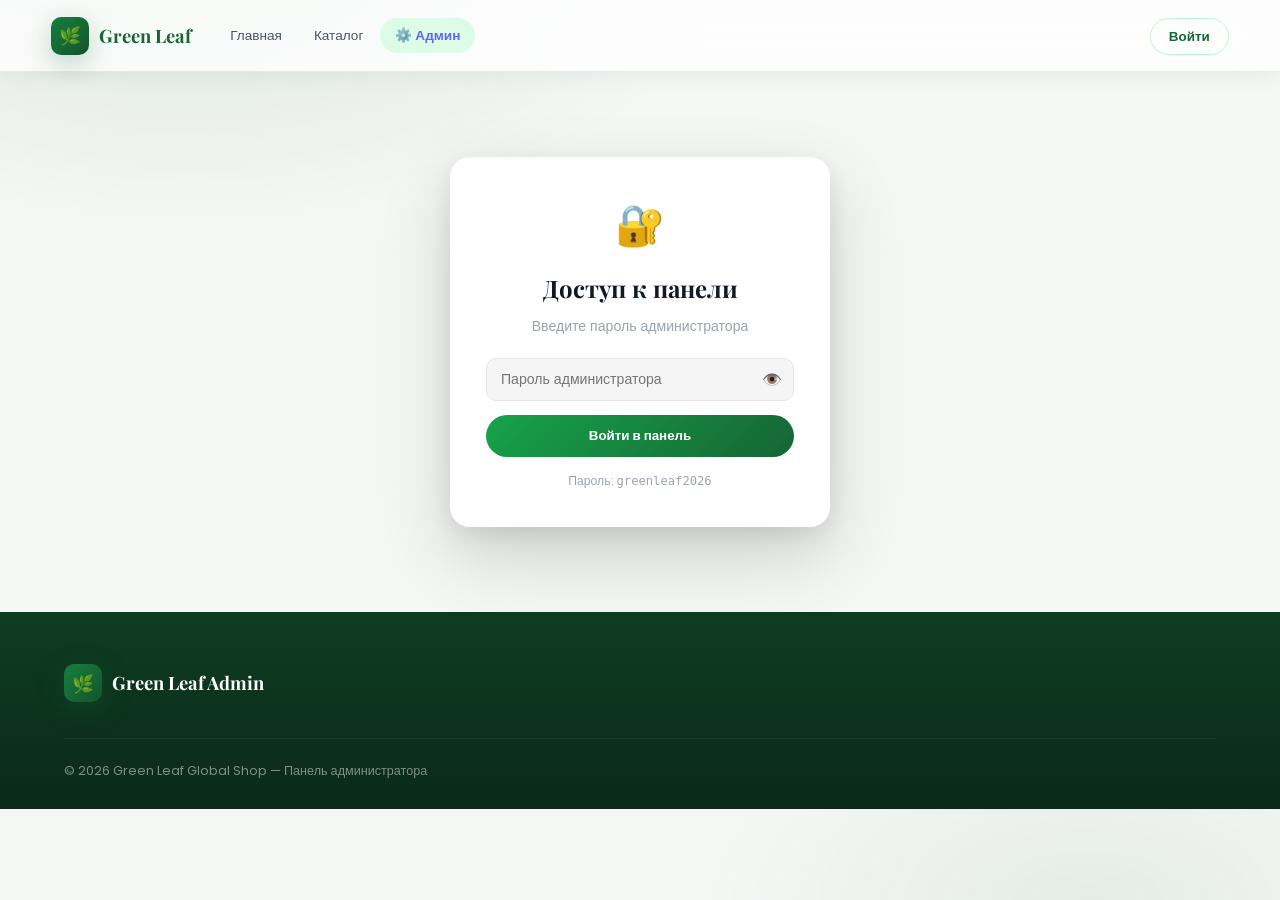
<file: admin.html>
<!DOCTYPE html>
<html lang="ru">
<head>
<meta charset="UTF-8"><meta name="viewport" content="width=1280">
<title>Админ панель — Green Leaf Global Shop</title>
<link rel="stylesheet" href="css/style.css">
<style>
.admin-page{padding:32px clamp(16px,4vw,60px) 80px;max-width:1200px;margin:0 auto}
.admin-hero{background:linear-gradient(135deg,#1e1b4b,#312e81);border-radius:20px;padding:28px;color:white;display:flex;align-items:center;gap:18px;margin-bottom:28px;flex-wrap:wrap}
.admin-hero h1{font-family:'Playfair Display',serif;font-size:1.6rem;font-weight:700}
.admin-hero p{font-size:.85rem;opacity:.75;margin-top:3px}
.admin-lock-icon{width:56px;height:56px;background:rgba(255,255,255,.15);border-radius:14px;display:flex;align-items:center;justify-content:center;font-size:1.7rem;flex-shrink:0}
.admin-grid{display:grid;grid-template-columns:220px 1fr;gap:24px;align-items:start}
.admin-nav{background:white;border-radius:18px;box-shadow:var(--shmd);overflow:hidden;position:sticky;top:90px}
.admin-nav-item{display:flex;align-items:center;gap:10px;padding:13px 18px;font-weight:500;font-size:.88rem;cursor:pointer;border-bottom:1px solid var(--gray100);transition:.18s;color:var(--gray700)}
.admin-nav-item:last-child{border:none}
.admin-nav-item:hover,.admin-nav-item.active{background:#ede9fe;color:#4c1d95}
.admin-section{display:none}.admin-section.active{display:block}

/* Stats */
.admin-stats{display:grid;grid-template-columns:repeat(auto-fit,minmax(150px,1fr));gap:16px;margin-bottom:24px}
.stat-card{background:white;border-radius:16px;box-shadow:var(--shmd);padding:20px;border-left:4px solid var(--g500)}
.stat-num{font-size:2rem;font-weight:800;color:var(--g700)}
.stat-lbl{font-size:.78rem;color:var(--gray400);margin-top:2px}

/* Form */
.admin-box{background:white;border-radius:18px;box-shadow:var(--shmd);padding:24px;margin-bottom:20px}
.admin-box-title{font-weight:700;font-size:1rem;margin-bottom:18px;padding-bottom:10px;border-bottom:1px solid var(--gray100);display:flex;justify-content:space-between;align-items:center}

.form-row{display:grid;grid-template-columns:1fr 1fr;gap:14px;margin-bottom:14px}
.form-group{margin-bottom:14px}
.form-label{font-size:.82rem;font-weight:600;color:var(--gray700);margin-bottom:5px;display:block}
.form-input,.form-select,.form-textarea{width:100%;padding:10px 14px;border-radius:10px;border:1.5px solid var(--gray200);font-family:inherit;font-size:.88rem;outline:none;background:var(--gray100);transition:.2s}
.form-input:focus,.form-select:focus,.form-textarea:focus{border-color:var(--g400);background:white;box-shadow:0 0 0 3px rgba(34,197,94,.08)}
.form-textarea{min-height:90px;resize:vertical}
.tag-sel{display:flex;gap:8px;flex-wrap:wrap;margin-top:5px}
.tag-opt{padding:5px 12px;border-radius:var(--rfull);border:1.5px solid var(--gray200);font-size:.78rem;cursor:pointer;transition:.18s}
.tag-opt.selected{background:var(--g500);color:white;border-color:var(--g500)}

/* Product table */
.product-table{width:100%;border-collapse:collapse}
.product-table th{text-align:left;padding:10px 14px;font-size:.78rem;font-weight:700;text-transform:uppercase;letter-spacing:.05em;color:var(--gray400);border-bottom:2px solid var(--gray100)}
.product-table td{padding:12px 14px;border-bottom:1px solid var(--gray100);font-size:.87rem;vertical-align:middle}
.product-table tr:hover td{background:#fafff9}
.p-emoji{font-size:1.8rem}
.p-actions{display:flex;gap:8px}
.p-edit-btn,.p-del-btn{padding:5px 12px;border-radius:var(--rfull);font-size:.76rem;font-weight:600;border:none;cursor:pointer;transition:.18s}
.p-edit-btn{background:var(--g50);color:var(--g700)}.p-edit-btn:hover{background:var(--g500);color:white}
.p-del-btn{background:#fef2f2;color:#dc2626}.p-del-btn:hover{background:#dc2626;color:white}

/* Users */
.user-row{display:flex;align-items:center;gap:12px;padding:12px 0;border-bottom:1px solid var(--gray100)}
.user-avatar{width:36px;height:36px;border-radius:50%;background:linear-gradient(135deg,var(--g400),var(--g600));display:flex;align-items:center;justify-content:center;color:white;font-weight:700;font-size:.9rem;flex-shrink:0}
.user-info{flex:1}
.user-name{font-weight:600;font-size:.9rem}
.user-email{font-size:.78rem;color:var(--gray400)}
.user-badge{padding:3px 9px;border-radius:var(--rfull);font-size:.72rem;font-weight:700;background:var(--g100);color:var(--g700)}

.save-btn{background:linear-gradient(135deg,var(--g500),var(--g700));color:white;padding:11px 26px;border-radius:var(--rfull);font-weight:600;border:none;cursor:pointer;font-family:inherit;transition:.25s}
.save-btn:hover{transform:translateY(-2px);box-shadow:var(--shg)}

@media(max-width:900px){.admin-grid{grid-template-columns:1fr}}
@media(max-width:600px){.form-row{grid-template-columns:1fr}}
</style>
</head>
<body>

<nav class="navbar">
  <a href="index.html" class="nav-logo"><div class="logo-icon">🌿</div><span>Green Leaf</span></a>
  <div class="nav-links" id="nav-links">
    <a href="index.html">Главная</a>
    <a href="catalog.html">Каталог</a>
    <a href="admin.html" class="active" style="color:#6366f1">⚙️ Админ</a>
  </div>
  <div style="flex:1"></div>
  <div class="nav-actions">
    <div id="nav-guest">
      <a href="login.html" class="btn-nav btn-nav-login">Войти</a>
    </div>
    <div id="nav-user-area" class="hidden">
      <a href="profile.html" class="nav-user">
        <div class="nav-avatar" id="nav-avatar-char">U</div>
        <span id="nav-username">Пользователь</span>
      </a>
    </div>
  </div>
  <button class="hamburger" id="hamburger"><span></span><span></span><span></span></button>
</nav>

<!-- Auth gate -->
<div id="admin-gate" style="min-height:60vh;display:flex;align-items:center;justify-content:center;padding:40px 20px">
  <div style="background:white;border-radius:20px;box-shadow:var(--shxl);padding:36px;max-width:380px;width:100%;text-align:center">
    <div style="font-size:2.5rem;margin-bottom:12px">🔐</div>
    <h2 style="font-family:'Playfair Display',serif;margin-bottom:8px">Доступ к панели</h2>
    <p style="color:var(--gray400);font-size:.88rem;margin-bottom:20px">Введите пароль администратора</p>
    <div style="position:relative;margin-bottom:14px">
      <input id="admin-pw-input" type="password" class="form-input" placeholder="Пароль администратора" style="padding-right:42px">
      <button onclick="togglePw()" style="position:absolute;right:12px;top:50%;transform:translateY(-50%);background:none;border:none;cursor:pointer;font-size:1rem">👁️</button>
    </div>
    <div id="admin-pw-err" style="color:#dc2626;font-size:.8rem;margin-bottom:10px;display:none">Неверный пароль</div>
    <button class="save-btn" onclick="checkAdminPw()" style="width:100%">Войти в панель</button>
    <p style="font-size:.76rem;color:var(--gray400);margin-top:14px">Пароль: <code>greenleaf2026</code></p>
  </div>
</div>

<div id="admin-content" style="display:none">
<div class="admin-page">
  <div class="admin-hero">
    <div class="admin-lock-icon">⚙️</div>
    <div>
      <h1>Панель администратора</h1>
      <p>Green Leaf Global Shop — управление товарами и пользователями</p>
    </div>
  </div>

  <div class="admin-grid">
    <!-- Sidebar nav -->
    <div>
      <div class="admin-nav">
        <div class="admin-nav-item active" data-sec="dashboard">📊 Обзор</div>
        <div class="admin-nav-item" data-sec="add-product">➕ Добавить товар</div>
        <div class="admin-nav-item" data-sec="products">🛍️ Все товары</div>
        <div class="admin-nav-item" data-sec="users">👥 Пользователи</div>
        <div class="admin-nav-item" data-sec="settings">⚙️ Настройки</div>
      </div>
    </div>

    <div>
      <!-- Dashboard -->
      <div class="admin-section active" id="sec-dashboard">
        <div class="admin-stats" id="admin-stats-row"></div>
        <div class="admin-box">
          <div class="admin-box-title">Последние действия</div>
          <div id="recent-log"></div>
        </div>
        <div class="admin-box" style="text-align:center;padding:28px">
          <p style="color:var(--gray400);margin-bottom:16px">Быстрые ссылки</p>
          <div style="display:flex;gap:12px;flex-wrap:wrap;justify-content:center">
            <a href="catalog.html" target="_blank" class="btn btn-outline btn-sm">🛍️ Открыть каталог</a>
            <a href="index.html" target="_blank" class="btn btn-ghost btn-sm">🌿 Главная страница</a>
            <a href="https://wa.me/996700713905" target="_blank" class="btn btn-sm" style="background:#25D366;color:white">📲 WhatsApp</a>
          </div>
        </div>
      </div>

      <!-- Add product -->
      <div class="admin-section" id="sec-add-product">
        <div class="admin-box">
          <div class="admin-box-title">Добавить новый товар</div>
          <form id="add-product-form" onsubmit="addProduct(event)">
            <div class="form-row">
              <div class="form-group">
                <label class="form-label">Название товара *</label>
                <input type="text" class="form-input" id="p-name" placeholder="EcoWash Pro" required>
              </div>
              <div class="form-group">
                <label class="form-label">Цена (сом) *</label>
                <input type="number" class="form-input" id="p-price" placeholder="850" min="1" required>
              </div>
            </div>
            <div class="form-group">
              <label class="form-label">Описание *</label>
              <textarea class="form-textarea" id="p-desc" placeholder="Краткое описание товара..." required></textarea>
            </div>
            <div class="form-row">
              <div class="form-group">
                <label class="form-label">Категория *</label>
                <select class="form-select" id="p-cat" required>
                  <option value="">Выберите категорию</option>
                  <option value="chemistry">🧴 Бытовая химия</option>
                  <option value="cosmetics">💄 Косметика</option>
                  <option value="health">💊 Здоровье</option>
                  <option value="eco">♻️ Эко товары</option>
                </select>
              </div>
              <div class="form-group">
                <label class="form-label">Эмодзи / Иконка</label>
                <input type="text" class="form-input" id="p-emoji" placeholder="🌿" maxlength="4">
              </div>
            </div>
            <div class="form-group">
              <label class="form-label">Метка</label>
              <div class="tag-sel" id="tag-sel">
                <div class="tag-opt" data-tag="">Без метки</div>
                <div class="tag-opt" data-tag="hit">Хит</div>
                <div class="tag-opt" data-tag="new">Новинка</div>
                <div class="tag-opt" data-tag="top">Топ</div>
                <div class="tag-opt" data-tag="premium">Premium</div>
                <div class="tag-opt" data-tag="eco">Эко</div>
                <div class="tag-opt" data-tag="rec">Рекомендуем</div>
              </div>
              <input type="hidden" id="p-tag" value="">
            </div>
            <button type="submit" class="save-btn">➕ Добавить товар в каталог</button>
          </form>
        </div>

        <!-- Added products preview -->
        <div class="admin-box" id="added-preview" style="display:none">
          <div class="admin-box-title">Добавленные через панель товары</div>
          <div id="added-list"></div>
        </div>
      </div>

      <!-- Products -->
      <div class="admin-section" id="sec-products">
        <div class="admin-box">
          <div class="admin-box-title">
            <span>Все товары (<span id="prod-count-label">30</span>)</span>
            <input type="text" class="form-input" placeholder="Поиск..." id="admin-search" style="max-width:200px;padding:7px 12px">
          </div>
          <div style="overflow-x:auto">
            <table class="product-table">
              <thead>
                <tr>
                  <th>Иконка</th>
                  <th>Название</th>
                  <th>Категория</th>
                  <th>Цена</th>
                  <th>Метка</th>
                  <th>Действия</th>
                </tr>
              </thead>
              <tbody id="admin-product-tbody"></tbody>
            </table>
          </div>
        </div>
      </div>

      <!-- Users -->
      <div class="admin-section" id="sec-users">
        <div class="admin-box">
          <div class="admin-box-title">Зарегистрированные пользователи</div>
          <div id="users-list"></div>
        </div>
      </div>

      <!-- Settings -->
      <div class="admin-section" id="sec-settings">
        <div class="admin-box">
          <div class="admin-box-title">Настройки магазина</div>
          <div class="form-group">
            <label class="form-label">Порог бесплатной доставки (сом)</label>
            <input type="number" class="form-input" id="s-delivery-threshold" value="5000">
          </div>
          <div class="form-group">
            <label class="form-label">Стоимость доставки (сом)</label>
            <input type="number" class="form-input" id="s-delivery-cost" value="300">
          </div>
          <div class="form-group">
            <label class="form-label">Скидка для зарегистрированных (%)</label>
            <input type="number" class="form-input" id="s-discount" value="50" min="0" max="90">
          </div>
          <div class="form-group">
            <label class="form-label">WhatsApp номер</label>
            <input type="text" class="form-input" id="s-wa" value="+996 700 713 905">
          </div>
          <button class="save-btn" onclick="saveSettings()">💾 Сохранить настройки</button>
        </div>
        <div class="admin-box" style="border-left:4px solid #ef4444">
          <div class="admin-box-title" style="color:#dc2626">⚠️ Опасная зона</div>
          <p style="font-size:.86rem;color:var(--gray600);margin-bottom:14px">Сброс всех пользовательских данных (sessionStorage и localStorage). Необратимая операция.</p>
          <button onclick="clearAllData()" style="background:#fef2f2;color:#dc2626;border:1.5px solid #fecaca;border-radius:var(--rfull);padding:9px 20px;font-weight:600;cursor:pointer;font-family:inherit">🗑 Очистить все данные</button>
        </div>
      </div>
    </div>
  </div>
</div>
</div>

<footer>
  <div class="footer-grid">
    <div class="footer-brand">
      <div class="nav-logo"><div class="logo-icon">🌿</div><span style="color:white">Green Leaf Admin</span></div>
    </div>
  </div>
  <div class="footer-bottom"><span>© 2026 Green Leaf Global Shop — Панель администратора</span></div>
</footer>

<script src="js/app.js"></script>
<script src="js/auth.js"></script>
<script src="js/catalog.js"></script>
<script>
const ADMIN_PW = 'greenleaf2026';
let customProducts = JSON.parse(localStorage.getItem('glg_custom_products') || '[]');
let selectedTag = '';

function togglePw() {
  const inp = document.getElementById('admin-pw-input');
  inp.type = inp.type === 'password' ? 'text' : 'password';
}

function checkAdminPw() {
  const pw = document.getElementById('admin-pw-input').value;
  if (pw === ADMIN_PW) {
    document.getElementById('admin-gate').style.display = 'none';
    document.getElementById('admin-content').style.display = 'block';
    initAdmin();
  } else {
    document.getElementById('admin-pw-err').style.display = 'block';
  }
}

document.getElementById('admin-pw-input')?.addEventListener('keydown', e => {
  if (e.key === 'Enter') checkAdminPw();
});

function initAdmin() {
  updateStats();
  renderProductTable();
  renderUsers();
  initTagSel();
  initAdminNav();
}

function initAdminNav() {
  document.querySelectorAll('.admin-nav-item[data-sec]').forEach(item => {
    item.addEventListener('click', () => {
      document.querySelectorAll('.admin-nav-item').forEach(x => x.classList.remove('active'));
      document.querySelectorAll('.admin-section').forEach(x => x.classList.remove('active'));
      item.classList.add('active');
      document.getElementById('sec-' + item.dataset.sec)?.classList.add('active');
    });
  });
}

function updateStats() {
  const allProducts = [...PRODUCTS, ...customProducts];
  const users = JSON.parse(localStorage.getItem('glg_users') || '[]');
  const cart = JSON.parse(localStorage.getItem('glg_cart') || '[]');
  document.getElementById('admin-stats-row').innerHTML = `
    <div class="stat-card"><div class="stat-num">${allProducts.length}</div><div class="stat-lbl">Всего товаров</div></div>
    <div class="stat-card"><div class="stat-num">${users.length}</div><div class="stat-lbl">Пользователей</div></div>
    <div class="stat-card"><div class="stat-num">${cart.reduce((s,x)=>s+x.qty,0)}</div><div class="stat-lbl">Товаров в корзине</div></div>
    <div class="stat-card"><div class="stat-num">${customProducts.length}</div><div class="stat-lbl">Добавлено через панель</div></div>
  `;
  document.getElementById('recent-log').innerHTML = users.length === 0
    ? '<p style="color:var(--gray400);font-size:.88rem;text-align:center;padding:20px">Нет зарегистрированных пользователей</p>'
    : users.slice(-5).reverse().map(u => `
      <div style="display:flex;gap:10px;align-items:center;padding:10px 0;border-bottom:1px solid var(--gray100)">
        <div style="width:32px;height:32px;border-radius:50%;background:var(--g100);display:flex;align-items:center;justify-content:center;font-size:.8rem;font-weight:700;color:var(--g700)">${(u.name||u.email)[0].toUpperCase()}</div>
        <div><div style="font-size:.86rem;font-weight:600">${u.name || u.email}</div><div style="font-size:.76rem;color:var(--gray400)">Зарегистрировался </div></div>
        <span class="user-badge" style="margin-left:auto">50% скидка</span>
      </div>
    `).join('');
}

function renderProductTable(filter = '') {
  const allProducts = [...PRODUCTS, ...customProducts];
  const filtered = filter ? allProducts.filter(p => p.name.toLowerCase().includes(filter.toLowerCase())) : allProducts;
  document.getElementById('prod-count-label').textContent = filtered.length;
  const catNames = { chemistry:'Бытовая химия', cosmetics:'Косметика', health:'Здоровье', eco:'Эко товары' };
  const tagLabels = { hit:'Хит', new:'Новинка', top:'Топ', premium:'Premium', eco:'Эко', rec:'Рекомендуем' };
  document.getElementById('admin-product-tbody').innerHTML = filtered.map(p => `
    <tr>
      <td class="p-emoji">${p.emoji || '📦'}</td>
      <td>${p.name}</td>
      <td><span style="font-size:.78rem;background:var(--gray100);padding:3px 8px;border-radius:var(--rfull)">${catNames[p.cat] || p.cat}</span></td>
      <td style="font-weight:700;color:var(--g700)">${formatPrice(p.price)}</td>
      <td>${p.tag ? `<span class="card-tag tag-${p.tag}" style="position:relative;top:auto;left:auto;display:inline-block">${tagLabels[p.tag]||p.tag}</span>` : '—'}</td>
      <td>
        <div class="p-actions">
          <button class="p-edit-btn" onclick="window.open('product.html?id=${p.id}','_blank')">👁 Смотреть</button>
          ${p.isCustom ? `<button class="p-del-btn" onclick="deleteCustomProduct(${p.id})">🗑</button>` : ''}
        </div>
      </td>
    </tr>
  `).join('');
}

document.getElementById('admin-search')?.addEventListener('input', e => renderProductTable(e.target.value));

function renderUsers() {
  const users = JSON.parse(localStorage.getItem('glg_users') || '[]');
  const container = document.getElementById('users-list');
  if (!users.length) {
    container.innerHTML = '<p style="color:var(--gray400);text-align:center;padding:24px">Нет зарегистрированных пользователей</p>';
    return;
  }
  container.innerHTML = users.map(u => `
    <div class="user-row">
      <div class="user-avatar">${(u.name||u.email)[0].toUpperCase()}</div>
      <div class="user-info">
        <div class="user-name">${u.name || '—'}</div>
        <div class="user-email">${u.email}</div>
      </div>
      <span class="user-badge">50% скидка</span>
    </div>
  `).join('');
}

function initTagSel() {
  document.querySelectorAll('.tag-opt').forEach(opt => {
    opt.addEventListener('click', () => {
      document.querySelectorAll('.tag-opt').forEach(x => x.classList.remove('selected'));
      opt.classList.add('selected');
      selectedTag = opt.dataset.tag;
      document.getElementById('p-tag').value = selectedTag;
    });
  });
  document.querySelector('.tag-opt')?.classList.add('selected');
}

function addProduct(e) {
  e.preventDefault();
  const catEl = document.getElementById('p-cat');
  const catNames = { chemistry:'Бытовая химия', cosmetics:'Косметика', health:'Здоровье', eco:'Эко товары' };
  const newProd = {
    id: Date.now(),
    name: document.getElementById('p-name').value.trim(),
    desc: document.getElementById('p-desc').value.trim(),
    price: parseInt(document.getElementById('p-price').value),
    cat: catEl.value,
    catName: catNames[catEl.value] || catEl.value,
    emoji: document.getElementById('p-emoji').value || '📦',
    tag: selectedTag,
    isCustom: true
  };
  customProducts.push(newProd);
  localStorage.setItem('glg_custom_products', JSON.stringify(customProducts));
  showNotif(`Товар "${newProd.name}" добавлен! ✅`, 'success');
  e.target.reset();
  document.querySelectorAll('.tag-opt').forEach(x => x.classList.remove('selected'));
  document.querySelector('.tag-opt')?.classList.add('selected');
  selectedTag = '';
  renderProductTable();
  updateStats();
  renderAddedList();
}

function renderAddedList() {
  if (customProducts.length === 0) return;
  document.getElementById('added-preview').style.display = '';
  document.getElementById('added-list').innerHTML = customProducts.map(p => `
    <div style="display:flex;align-items:center;gap:12px;padding:10px 0;border-bottom:1px solid var(--gray100)">
      <span style="font-size:1.5rem">${p.emoji}</span>
      <div style="flex:1"><div style="font-weight:600;font-size:.9rem">${p.name}</div><div style="font-size:.77rem;color:var(--gray400)">${p.catName} · ${formatPrice(p.price)}</div></div>
      <button class="p-del-btn" onclick="deleteCustomProduct(${p.id})">🗑</button>
    </div>
  `).join('');
}

function deleteCustomProduct(id) {
  if (!confirm('Удалить товар?')) return;
  customProducts = customProducts.filter(p => p.id !== id);
  localStorage.setItem('glg_custom_products', JSON.stringify(customProducts));
  showNotif('Товар удалён', 'info');
  renderProductTable();
  updateStats();
  renderAddedList();
}

function saveSettings() {
  const threshold = document.getElementById('s-delivery-threshold').value;
  const cost = document.getElementById('s-delivery-cost').value;
  const disc = document.getElementById('s-discount').value;
  localStorage.setItem('glg_settings', JSON.stringify({ deliveryThreshold: parseInt(threshold), deliveryCost: parseInt(cost), discount: parseInt(disc) }));
  showNotif('Настройки сохранены ✅', 'success');
}

function clearAllData() {
  if (confirm('Очистить ВСЕ данные (пользователи, корзина, товары)? Это нельзя отменить!')) {
    localStorage.clear();
    showNotif('Данные очищены', 'warning');
    setTimeout(() => location.reload(), 1500);
  }
}

document.addEventListener('DOMContentLoaded', () => {
  // Load existing settings
  const s = JSON.parse(localStorage.getItem('glg_settings') || '{}');
  if (s.deliveryThreshold) document.getElementById('s-delivery-threshold').value = s.deliveryThreshold;
  if (s.deliveryCost) document.getElementById('s-delivery-cost').value = s.deliveryCost;
  if (s.discount) document.getElementById('s-discount').value = s.discount;
});
</script>
</body>
</html>
</file>
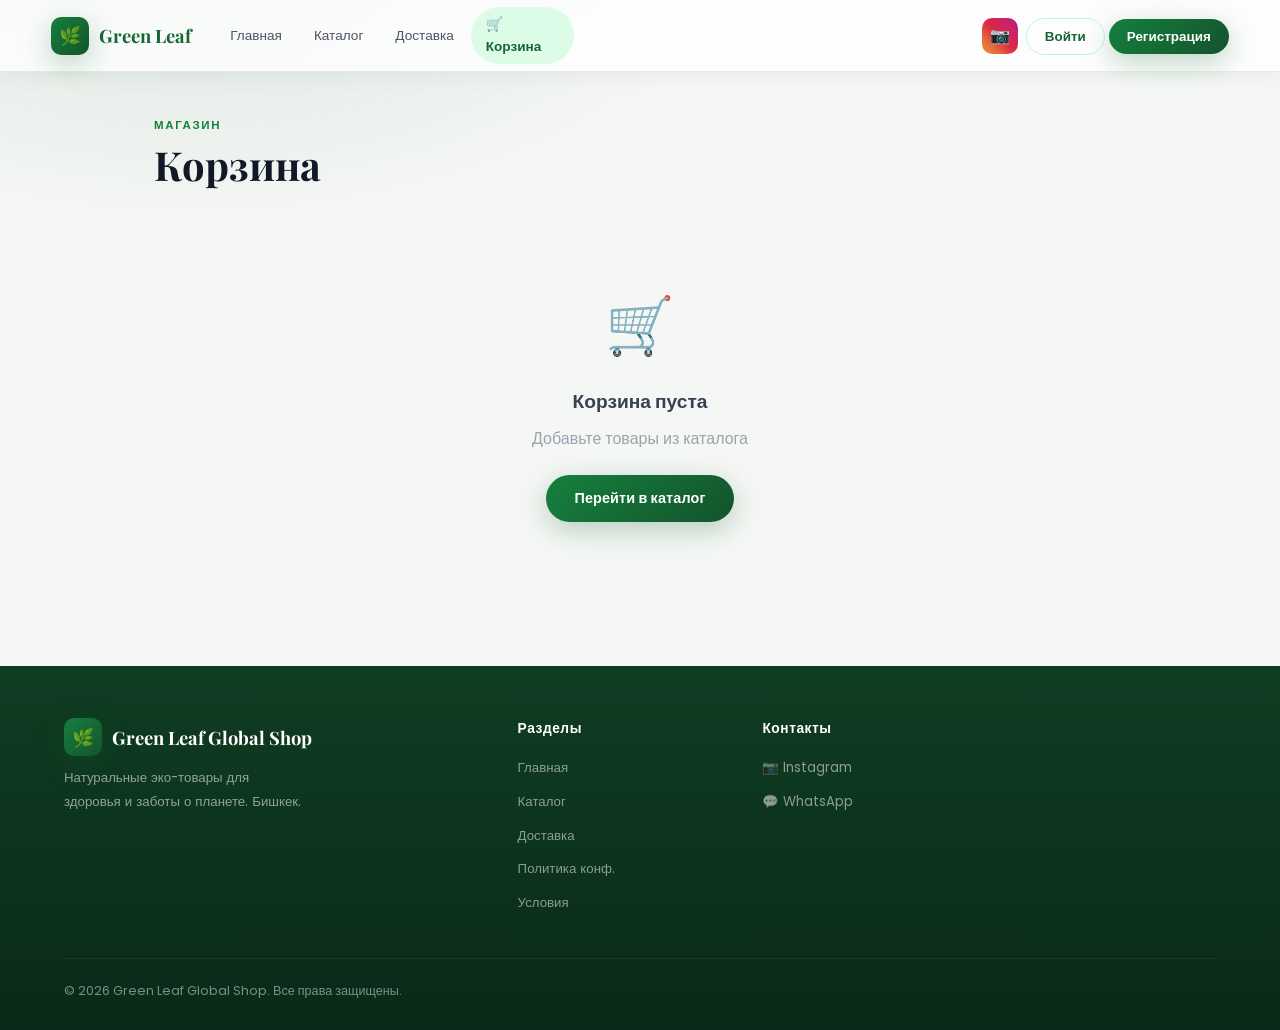
<file: cart.html>
<!DOCTYPE html>
<html lang="ru">
<head>
<meta charset="UTF-8"><meta name="viewport" content="width=1280">
<title>Корзина — Green Leaf Global Shop</title>
<meta name="description" content="Ваша корзина покупок Green Leaf. Эко-товары с доставкой по Бишкеку.">
<link rel="stylesheet" href="css/style.css">
<style>
.cart-page{padding:44px clamp(16px,5vw,80px) 80px;max-width:1100px;margin:0 auto}
.cart-grid{display:grid;grid-template-columns:1fr 340px;gap:28px;align-items:start}
.cart-items-box,.cart-summary,.checkout-form-box{background:white;border-radius:22px;box-shadow:var(--shmd)}
.cart-items-head{padding:20px 26px;border-bottom:1px solid var(--gray100);display:flex;justify-content:space-between;align-items:center}
.cart-items-head h2{font-family:'Playfair Display',serif;font-size:1.3rem}
.cart-item{display:flex;align-items:center;gap:16px;padding:18px 26px;border-bottom:1px solid var(--gray100);transition:background .2s}
.cart-item:last-child{border:none}
.cart-item:hover{background:#f8fdf8}
.cart-item-img{width:72px;height:72px;border-radius:14px;overflow:hidden;flex-shrink:0;position:relative;background:var(--gray100)}
.cart-item-img img{width:100%;height:100%;object-fit:cover}
.cart-item-img .fallback{position:absolute;inset:0;display:flex;align-items:center;justify-content:center;font-size:2rem}
.cart-item-info{flex:1;min-width:0}
.cart-item-name{font-weight:700;font-size:.95rem;margin-bottom:3px}
.cart-item-cat{font-size:.75rem;color:var(--gray400);text-transform:uppercase;letter-spacing:.06em}
.cart-item-price{font-weight:800;color:var(--g700);font-size:1.05rem;white-space:nowrap}
.cart-item-qty{display:flex;align-items:center;border:1.5px solid var(--gray200);border-radius:var(--rfull);overflow:hidden}
.cart-qty-btn{padding:6px 13px;font-weight:700;font-size:1rem;color:var(--g700);background:none;border:none;cursor:pointer;transition:background .18s}
.cart-qty-btn:hover{background:var(--g50)}
.cart-qty-val{padding:6px 8px;font-weight:700;min-width:28px;text-align:center;font-size:.9rem}
.cart-remove{background:none;border:none;font-size:1.1rem;cursor:pointer;color:var(--gray400);margin-left:8px;transition:color .18s;flex-shrink:0}
.cart-remove:hover{color:#ef4444}
/* Summary */
.cart-summary{padding:26px;position:sticky;top:90px}
.cart-summary h3{font-family:'Playfair Display',serif;font-size:1.2rem;margin-bottom:20px}
.sum-row{display:flex;justify-content:space-between;font-size:.9rem;margin-bottom:11px;align-items:center}
.sum-row.discount{color:#15803d;font-weight:600}
.sum-row.discount span:last-child{font-weight:700}
.sum-row.total{font-weight:800;font-size:1.12rem;padding-top:14px;border-top:2px solid var(--gray100);margin-top:8px}
.sum-delivery-badge{padding:10px 14px;border-radius:12px;font-size:.84rem;font-weight:600;margin:14px 0;display:flex;align-items:center;gap:8px}
.sum-delivery-badge.free{background:#dcfce7;color:#166534}
.sum-delivery-badge.paid{background:#fef9c3;color:#92400e}
.delivery-progress{background:var(--gray100);border-radius:var(--rfull);height:7px;margin:8px 0 4px;overflow:hidden}
.delivery-progress-bar{height:100%;border-radius:var(--rfull);background:linear-gradient(90deg,var(--g500),var(--g700));transition:width .5s ease}
.delivery-hint{font-size:.75rem;color:var(--gray400);text-align:center;margin-bottom:14px}
.cart-empty{text-align:center;padding:64px 20px;color:var(--gray400)}
.cart-empty .ei{font-size:3.5rem;margin-bottom:16px}
.cart-empty h3{font-size:1.2rem;color:var(--gray700);margin-bottom:8px}
.wa-order-btn{display:flex;align-items:center;justify-content:center;gap:8px;width:100%;padding:14px;border-radius:var(--rfull);background:#25D366;color:white;font-weight:700;font-size:.95rem;border:none;cursor:pointer;text-decoration:none;margin-top:10px;transition:all .25s;font-family:inherit}
.wa-order-btn:hover{background:#1da851;transform:translateY(-2px);box-shadow:0 10px 28px rgba(37,211,102,.38)}
/* Checkout form */
.checkout-form-box{padding:28px;margin-top:24px}
.checkout-form-title{font-family:'Playfair Display',serif;font-size:1.15rem;margin-bottom:20px;padding-bottom:12px;border-bottom:1px solid var(--gray100)}
.form-row-2{display:grid;grid-template-columns:1fr 1fr;gap:14px}
.cf-group{margin-bottom:14px}
.cf-label{display:block;font-size:.82rem;font-weight:600;color:var(--gray700);margin-bottom:5px}
.cf-input,.cf-textarea{width:100%;padding:10px 14px;border-radius:10px;border:1.5px solid var(--gray200);font-family:inherit;font-size:.88rem;outline:none;background:var(--gray100);transition:.2s}
.cf-input:focus,.cf-textarea:focus{border-color:var(--g500);background:white;box-shadow:0 0 0 3px rgba(22,101,52,.08)}
.cf-textarea{min-height:80px;resize:vertical}
/* Payment section */
.pay-section-label{font-size:.82rem;font-weight:700;color:var(--gray700);margin-bottom:10px;display:block}
@media(max-width:768px){.cart-grid{grid-template-columns:1fr}.form-row-2{grid-template-columns:1fr}}
</style>
</head>
<body>

<nav class="navbar">
  <a href="index.html" class="nav-logo"><div class="logo-icon">🌿</div><span>Green Leaf</span></a>
  <div class="nav-links" id="nav-links">
    <a href="index.html">Главная</a>
    <a href="catalog.html">Каталог</a>
    <a href="delivery.html">Доставка</a>
    <a href="cart.html" class="active">🛒 Корзина</a>
  </div>
  <div style="flex:1"></div>
  <div class="nav-actions">
    <a href="https://www.instagram.com/greenleaf_bishkek14" target="_blank" class="nav-ig-btn">📷</a>
    <div id="nav-guest">
      <a href="login.html" class="btn-nav btn-nav-login">Войти</a>
      <a href="login.html" class="btn-nav btn-nav-reg">Регистрация</a>
    </div>
    <div id="nav-user-area" class="hidden">
      <a href="profile.html" class="nav-user">
        <div class="nav-avatar" id="nav-avatar-char">U</div>
        <span id="nav-username">Пользователь</span>
      </a>
    </div>
  </div>
  <button class="hamburger" id="hamburger"><span></span><span></span><span></span></button>
</nav>

<div class="cart-page">
  <div class="page-header" style="margin-bottom:28px">
    <div class="section-label">Магазин</div>
    <h1 class="section-title">Корзина <span id="cart-count-title"></span></h1>
  </div>

  <div id="cart-empty-state" class="cart-empty hidden">
    <div class="ei">🛒</div>
    <h3>Корзина пуста</h3>
    <p style="margin-bottom:24px">Добавьте товары из каталога</p>
    <a href="catalog.html" class="btn btn-primary">Перейти в каталог</a>
  </div>

  <div id="cart-main" class="hidden">
    <div class="cart-grid">
      <!-- Items + Form -->
      <div>
        <div class="cart-items-box">
          <div class="cart-items-head">
            <h2>Товары</h2>
            <button onclick="clearCart()" style="font-size:.8rem;color:var(--gray400);background:none;border:none;cursor:pointer">🗑 Очистить всё</button>
          </div>
          <div id="cart-items-list"></div>
        </div>

        <!-- Checkout form -->
        <div class="checkout-form-box">
          <div class="checkout-form-title">📋 Данные для оформления заказа</div>
          <div class="form-row-2">
            <div class="cf-group">
              <label class="cf-label">Ваше имя *</label>
              <input type="text" class="cf-input" id="cf-name" placeholder="Айбек Маматов">
            </div>
            <div class="cf-group">
              <label class="cf-label">Телефон *</label>
              <input type="tel" class="cf-input" id="cf-phone" placeholder="+996 700 000 000">
            </div>
          </div>
          <div class="cf-group">
            <label class="cf-label">Адрес доставки *</label>
            <input type="text" class="cf-input" id="cf-address" placeholder="г. Бишкек, ул. Московская, д. 123, кв. 45">
          </div>
          <div class="cf-group">
            <label class="cf-label">Удобное время доставки</label>
            <input type="text" class="cf-input" id="cf-time" placeholder="Например: с 12:00 до 18:00">
          </div>
          <div class="cf-group">
            <label class="cf-label">Комментарий к заказу</label>
            <textarea class="cf-textarea" id="cf-comment" placeholder="Дополнительные пожелания, ориентиры..."></textarea>
          </div>

          <!-- Payment methods -->
          <div class="cf-group">
            <label class="pay-section-label">💳 Способ оплаты *</label>
            <div class="payment-methods" id="payment-methods">
              <label class="pay-card selected" data-method="cash">
                <input type="radio" name="payment" value="cash" checked>
                <span class="pay-icon">💵</span>
                <span class="pay-label">
                  <span class="pay-name">Наличными</span>
                  <span class="pay-sub">При получении</span>
                </span>
              </label>
              <label class="pay-card" data-method="mbank">
                <input type="radio" name="payment" value="mbank">
                <span class="pay-icon">📱</span>
                <span class="pay-label">
                  <span class="pay-name">MBANK</span>
                  <span class="pay-sub">Мобильный банк</span>
                </span>
              </label>
              <label class="pay-card" data-method="obank">
                <input type="radio" name="payment" value="obank">
                <span class="pay-icon">🏦</span>
                <span class="pay-label">
                  <span class="pay-name">O!Bank</span>
                  <span class="pay-sub">Перевод на счёт</span>
                </span>
              </label>
              <label class="pay-card" data-method="bakai">
                <input type="radio" name="payment" value="bakai">
                <span class="pay-icon">🏦</span>
                <span class="pay-label">
                  <span class="pay-name">Бакай Банк</span>
                  <span class="pay-sub">Перевод на счёт</span>
                </span>
              </label>
              <label class="pay-card" data-method="transfer">
                <input type="radio" name="payment" value="transfer">
                <span class="pay-icon">💳</span>
                <span class="pay-label">
                  <span class="pay-name">Перевод на карту</span>
                  <span class="pay-sub">Банковский перевод</span>
                </span>
              </label>
              <label class="pay-card" data-method="card">
                <input type="radio" name="payment" value="card">
                <span class="pay-icon">💳</span>
                <span class="pay-label">
                  <span class="pay-name">Visa / Mastercard</span>
                  <span class="pay-sub">Картой онлайн</span>
                </span>
              </label>
            </div>
          </div>

          <button onclick="submitWhatsAppOrder()" class="wa-order-btn">
            📲 Оформить заказ через WhatsApp
          </button>
        </div>
      </div>

      <!-- Summary -->
      <div class="cart-summary">
        <h3>Итого</h3>
        <div class="sum-row"><span>Товаров:</span><span id="sum-qty">0</span></div>
        <div class="sum-row"><span>Сумма товаров:</span><span id="sum-sub">0 сом</span></div>
        <div class="sum-row discount" id="sum-discount-row" style="display:none">
          <span>🏷 Скидка Greenleaf −50%:</span>
          <span id="sum-discount-val">0 сом</span>
        </div>
        <div class="sum-row"><span>Доставка:</span><span id="sum-delivery-val">300 сом</span></div>
        <div id="delivery-badge" class="sum-delivery-badge paid">
          <span>🚚</span><span id="delivery-badge-text">До бесплатной доставки: 5000 сом</span>
        </div>
        <div class="delivery-progress"><div class="delivery-progress-bar" id="delivery-bar" style="width:0%"></div></div>
        <p class="delivery-hint">Бесплатная доставка от 5 000 сом</p>
        <div class="sum-row total"><span>К оплате:</span><strong id="sum-total">0 сом</strong></div>
        <div id="user-discount-note" style="display:none;background:linear-gradient(135deg,#dcfce7,#bbf7d0);color:#166534;padding:11px 14px;border-radius:12px;font-size:.8rem;font-weight:600;margin-top:14px;text-align:center;border:1px solid #bbf7d0">
          ✅ Партнёрская скидка 50% применена
        </div>
        <a href="catalog.html" class="btn btn-outline" style="width:100%;margin-top:16px;text-align:center">⬅ Продолжить покупки</a>
      </div>
    </div>
  </div>
</div>

<footer>
  <div class="footer-grid">
    <div class="footer-brand">
      <div class="nav-logo"><div class="logo-icon">🌿</div><span style="color:white">Green Leaf Global Shop</span></div>
      <p>Натуральные эко-товары для здоровья и заботы о планете. Бишкек.</p>
    </div>
    <div class="footer-col"><h4>Разделы</h4><ul>
      <li><a href="index.html">Главная</a></li>
      <li><a href="catalog.html">Каталог</a></li>
      <li><a href="delivery.html">Доставка</a></li>
      <li><a href="privacy.html">Политика конф.</a></li>
      <li><a href="terms.html">Условия</a></li>
    </ul></div>
    <div class="footer-col"><h4>Контакты</h4><ul>
      <li><a href="https://www.instagram.com/greenleaf_bishkek14" target="_blank">📷 Instagram</a></li>
      <li><a href="https://wa.me/996700713905" target="_blank">💬 WhatsApp</a></li>
    </ul></div>
  </div>
  <div class="footer-bottom"><span>© 2026 Green Leaf Global Shop. Все права защищены.</span></div>
</footer>

<script src="js/app.js"></script>
<script src="js/auth.js"></script>
<script src="js/catalog.js"></script>
<script>
const CART_KEY = 'glg_cart';
const FREE_DELIVERY_THRESHOLD = 5000;
const DELIVERY_COST = 300;

function getCart() { return JSON.parse(localStorage.getItem(CART_KEY) || '[]'); }
function saveCart(cart) { localStorage.setItem(CART_KEY, JSON.stringify(cart)); }

// Payment method selection
document.querySelectorAll('.pay-card').forEach(card => {
  card.addEventListener('click', () => {
    document.querySelectorAll('.pay-card').forEach(c => c.classList.remove('selected'));
    card.classList.add('selected');
  });
});

function getSelectedPayment() {
  const checked = document.querySelector('input[name="payment"]:checked');
  if (!checked) return 'Наличными при получении';
  const labels = {
    cash: 'Наличными при получении',
    mbank: 'MBANK',
    obank: 'O!Bank',
    bakai: 'Бакай Банк',
    transfer: 'Перевод на карту',
    card: 'Visa / Mastercard'
  };
  return labels[checked.value] || checked.value;
}

function clearCart() {
  if (confirm('Очистить корзину?')) { saveCart([]); renderCart(); }
}

function changeQty(productId, delta) {
  const cart = getCart();
  const item = cart.find(x => x.id === productId);
  if (!item) return;
  item.qty += delta;
  if (item.qty <= 0) cart.splice(cart.indexOf(item), 1);
  saveCart(cart);
  renderCart();
}

function removeItem(productId) {
  saveCart(getCart().filter(x => x.id !== productId));
  renderCart();
}

function renderCart() {
  const cart = getCart();
  const emptyState = document.getElementById('cart-empty-state');
  const mainGrid = document.getElementById('cart-main');

  if (cart.length === 0) {
    emptyState.classList.remove('hidden');
    mainGrid.classList.add('hidden');
    return;
  }
  emptyState.classList.add('hidden');
  mainGrid.classList.remove('hidden');

  const list = document.getElementById('cart-items-list');
  const user = typeof getCurrentUser === 'function' ? getCurrentUser() : null;
  const discountRate = user ? 0.5 : 1;

  if (user) {
    document.getElementById('user-discount-note').style.display = 'block';
    document.getElementById('sum-discount-row').style.display = 'flex';
  }

  list.innerHTML = cart.map(item => {
    const product = PRODUCTS.find(p => p.id === item.id);
    if (!product) return '';
    const unitPrice = Math.round(product.price * discountRate);
    const imgSrc = BASE_IMG + product.img;
    return `
    <div class="cart-item">
      <div class="cart-item-img">
        <img src="${imgSrc}" alt="${product.name}" onerror="this.style.display='none';this.nextSibling.style.display='flex'">
        <div class="fallback" style="display:none">${product.emoji}</div>
      </div>
      <div class="cart-item-info">
        <div class="cart-item-name">${product.name}</div>
        <div class="cart-item-cat">${product.catName}</div>
        ${user ? `<div style="font-size:.72rem;color:#15803d;font-weight:600;margin-top:2px">🏷 −50% скидка</div>` : ''}
      </div>
      <div style="display:flex;align-items:center;gap:12px;flex-wrap:wrap">
        <div class="cart-item-qty">
          <button class="cart-qty-btn" onclick="changeQty(${product.id},-1)">−</button>
          <span class="cart-qty-val">${item.qty}</span>
          <button class="cart-qty-btn" onclick="changeQty(${product.id},1)">+</button>
        </div>
        <div class="cart-item-price">${formatPrice(unitPrice * item.qty)}</div>
        <button class="cart-remove" onclick="removeItem(${product.id})" title="Удалить">✕</button>
      </div>
    </div>`;
  }).join('');

  // Calculate totals
  let originalTotal = 0;
  let discountedTotal = 0;
  cart.forEach(item => {
    const product = PRODUCTS.find(p => p.id === item.id);
    if (!product) return;
    originalTotal += product.price * item.qty;
    discountedTotal += Math.round(product.price * discountRate) * item.qty;
  });

  const totalQty = cart.reduce((s, x) => s + x.qty, 0);
  const isFree = discountedTotal >= FREE_DELIVERY_THRESHOLD;
  const delivery = isFree ? 0 : DELIVERY_COST;
  const grandTotal = discountedTotal + delivery;
  const discountAmount = originalTotal - discountedTotal;

  document.getElementById('sum-qty').textContent = totalQty;
  document.getElementById('sum-sub').textContent = formatPrice(user ? originalTotal : discountedTotal);
  document.getElementById('sum-delivery-val').textContent = isFree ? 'Бесплатно 🎉' : formatPrice(DELIVERY_COST);
  document.getElementById('sum-total').textContent = formatPrice(grandTotal);
  document.getElementById('cart-count-title').textContent = `(${totalQty})`;

  if (user) {
    document.getElementById('sum-discount-val').textContent = '−' + formatPrice(discountAmount);
  }

  const badge = document.getElementById('delivery-badge');
  const bar = document.getElementById('delivery-bar');
  bar.style.width = Math.min(100, (discountedTotal / FREE_DELIVERY_THRESHOLD) * 100) + '%';
  if (isFree) {
    badge.className = 'sum-delivery-badge free';
    document.getElementById('delivery-badge-text').textContent = '🎉 Бесплатная доставка!';
  } else {
    badge.className = 'sum-delivery-badge paid';
    document.getElementById('delivery-badge-text').textContent = `До бесплатной: ${formatPrice(FREE_DELIVERY_THRESHOLD - discountedTotal)}`;
  }
}

function submitWhatsAppOrder() {
  const name = document.getElementById('cf-name').value.trim();
  const phone = document.getElementById('cf-phone').value.trim();
  const address = document.getElementById('cf-address').value.trim();
  const time = document.getElementById('cf-time').value.trim();
  const comment = document.getElementById('cf-comment').value.trim();
  const payment = getSelectedPayment();

  if (!name || !phone || !address) {
    showNotif('Заполните имя, телефон и адрес доставки', 'warning');
    return;
  }

  const cart = getCart();
  const user = typeof getCurrentUser === 'function' ? getCurrentUser() : null;
  const discountRate = user ? 0.5 : 1;

  let originalTotal = 0;
  let discountedTotal = 0;
  const productLines = [];

  cart.forEach(item => {
    const product = PRODUCTS.find(p => p.id === item.id);
    if (!product) return;
    const origUnit = product.price;
    const discUnit = Math.round(origUnit * discountRate);
    originalTotal += origUnit * item.qty;
    discountedTotal += discUnit * item.qty;
    productLines.push(`• ${product.name} x${item.qty} = ${formatPrice(discUnit * item.qty)}`);
  });

  const isFree = discountedTotal >= FREE_DELIVERY_THRESHOLD;
  const delivery = isFree ? 0 : DELIVERY_COST;
  const grandTotal = discountedTotal + delivery;
  const discountAmount = originalTotal - discountedTotal;

  const lines = [
    `*Заказ Greenleaf* 🌿`,
    ``,
    `👤 Имя: ${name}`,
    `📞 Телефон: ${phone}`,
    `📍 Адрес: ${address}`,
    time ? `⏰ Время: ${time}` : '',
    comment ? `💬 Комментарий: ${comment}` : '',
    `💳 Способ оплаты: ${payment}`,
    ``,
    `*Состав заказа:*`,
    ...productLines,
    ``,
    `💰 Сумма товаров: ${formatPrice(user ? originalTotal : discountedTotal)}`,
    user ? `🏷 Скидка Greenleaf −50%: −${formatPrice(discountAmount)}` : '',
    `🚚 Доставка: ${isFree ? 'Бесплатно 🎉' : formatPrice(DELIVERY_COST)}`,
    ``,
    `*✅ Итого: ${formatPrice(grandTotal)}*`,
    user ? `(Партнёрская скидка 50% применена)` : ''
  ];

  const waText = lines.filter(l => l !== '').join('\n');
  window.open(`https://wa.me/996700713905?text=${encodeURIComponent(waText)}`, '_blank');
}

document.addEventListener('DOMContentLoaded', () => {
  renderCart();
  
  // Auto-fill from user session
  const user = typeof getCurrentUser === 'function' ? getCurrentUser() : null;
  if (user) {
    if (user.name && user.name !== 'Google Пользователь') {
      document.getElementById('cf-name').value = user.name;
    }
    if (user.phone) {
      document.getElementById('cf-phone').value = user.phone;
    }
  }
});
</script>
</body>
</html>
</file>
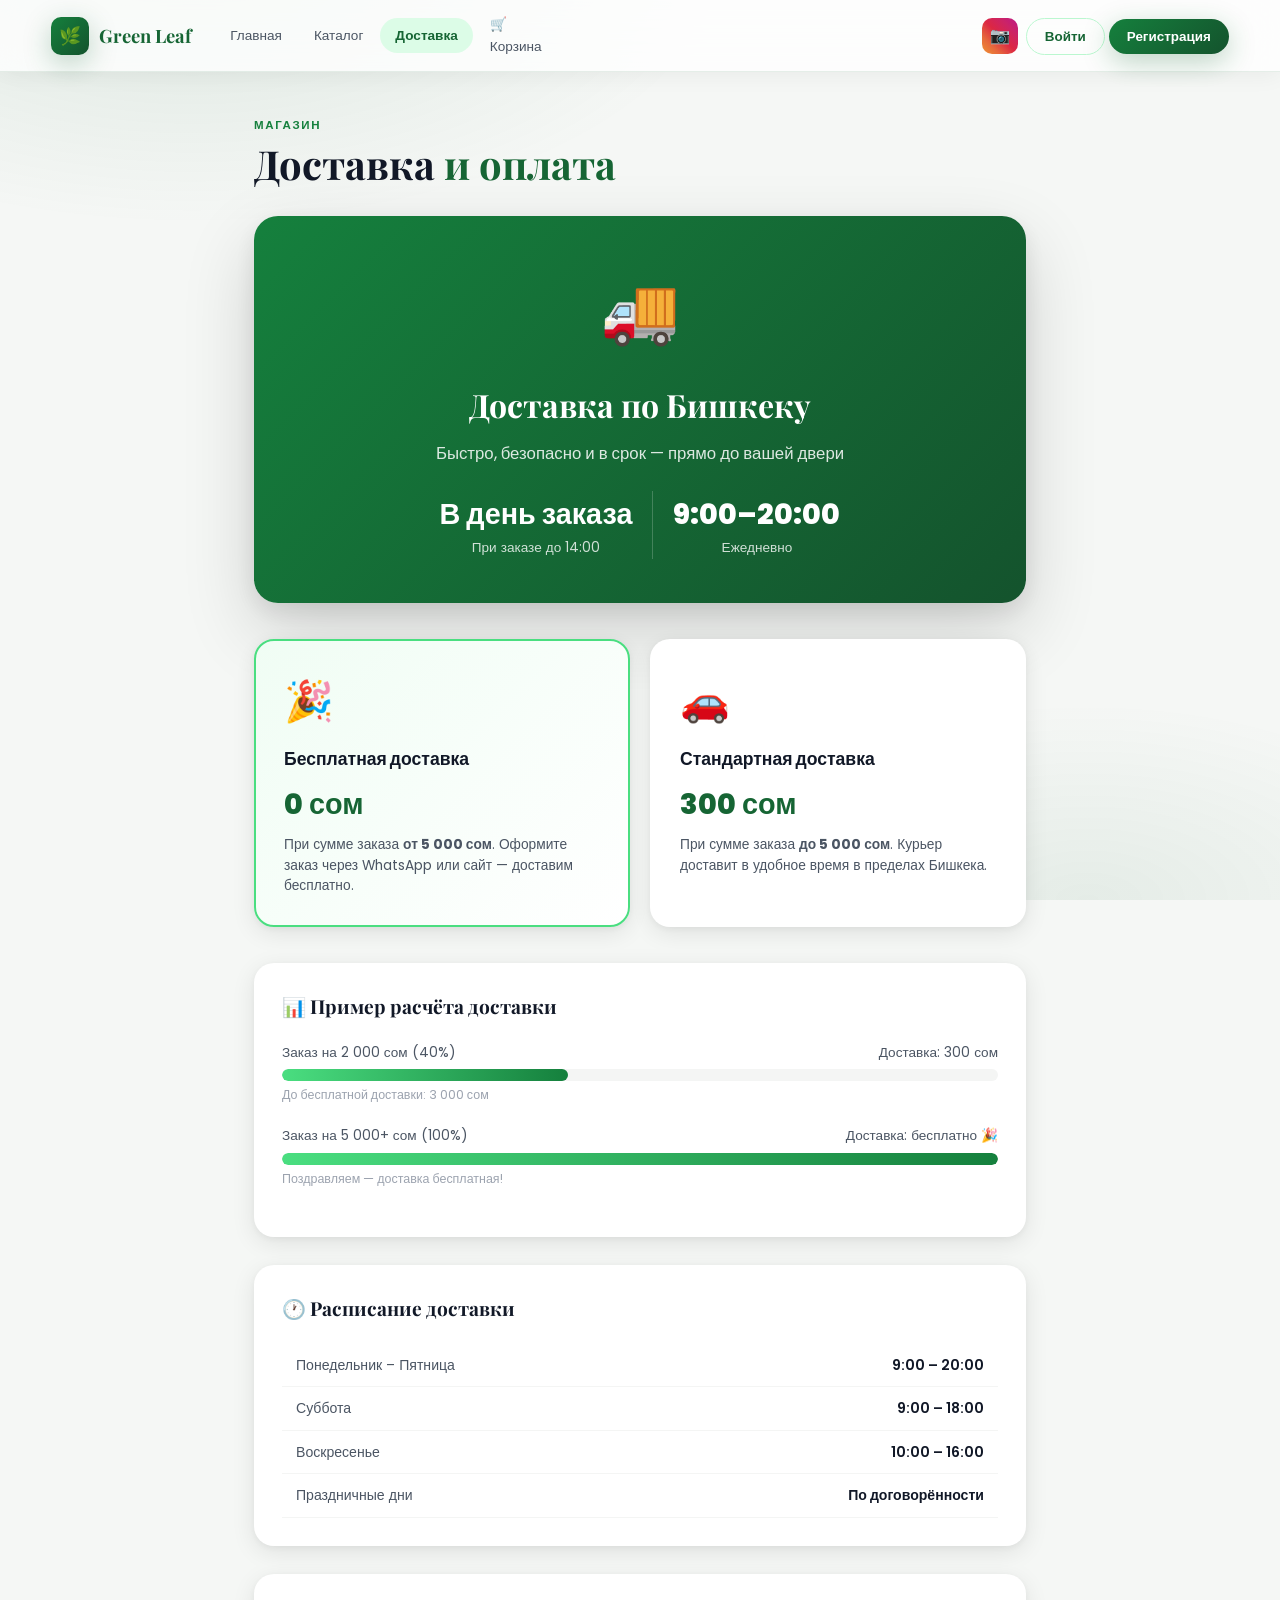
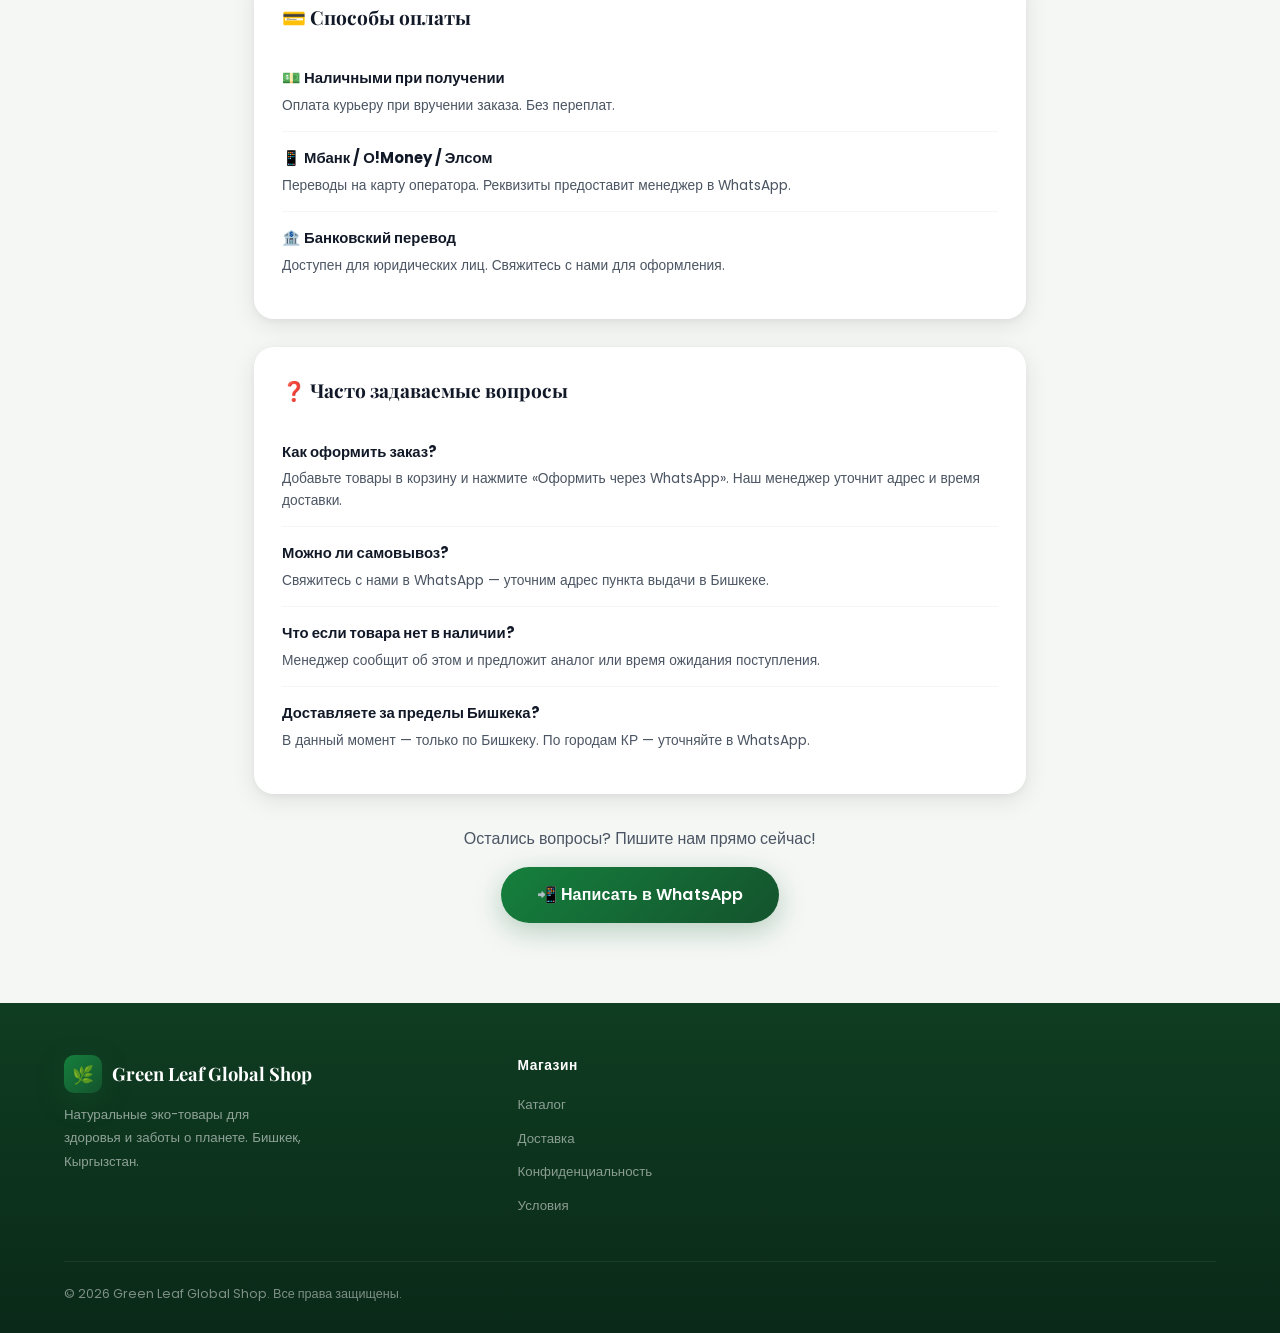
<file: delivery.html>
<!DOCTYPE html>
<html lang="ru">
<head>
<meta charset="UTF-8"><meta name="viewport" content="width=1280">
<title>Доставка — Green Leaf Global Shop</title>
<meta name="description" content="Условия доставки Green Leaf по Бишкеку. Бесплатная доставка от 5000 сом.">
<link rel="stylesheet" href="css/style.css">
<style>
.delivery-page{padding:44px clamp(16px,5vw,80px) 80px;max-width:900px;margin:0 auto}
.delivery-hero-card{background:linear-gradient(135deg,var(--g600),var(--g800));border-radius:24px;padding:44px;color:white;text-align:center;margin-bottom:36px;box-shadow:var(--shxl)}
.dh-icon{font-size:4rem;margin-bottom:16px}
.dh-title{font-family:'Playfair Display',serif;font-size:2rem;font-weight:700;margin-bottom:10px}
.dh-sub{font-size:1.05rem;opacity:.85}
.delivery-cards{display:grid;grid-template-columns:1fr 1fr;gap:20px;margin-bottom:36px}
.d-card{background:white;border-radius:20px;box-shadow:var(--shmd);padding:28px;border:2px solid transparent;transition:all .25s}
.d-card:hover{border-color:var(--g400);transform:translateY(-4px)}
.d-card.highlighted{border-color:var(--g400);background:linear-gradient(135deg,#f0fdf4,#fff)}
.d-card-icon{font-size:2.5rem;margin-bottom:12px}
.d-card-title{font-weight:800;font-size:1.1rem;margin-bottom:6px}
.d-card-price{font-size:1.8rem;font-weight:800;color:var(--g700);margin:8px 0}
.d-card-desc{font-size:.86rem;color:var(--gray600);line-height:1.5}
.progress-section{background:white;border-radius:20px;box-shadow:var(--shmd);padding:28px;margin-bottom:28px}
.progress-title{font-family:'Playfair Display',serif;font-size:1.2rem;font-weight:700;margin-bottom:20px}
.progress-example{margin-bottom:20px}
.progress-label{display:flex;justify-content:space-between;font-size:.85rem;color:var(--gray600);margin-bottom:6px}
.progress-bar-outer{background:var(--gray100);border-radius:var(--rfull);height:12px;overflow:hidden;margin-bottom:4px}
.progress-bar-fill{height:100%;border-radius:var(--rfull);background:linear-gradient(90deg,var(--g400),var(--g600))}
.progress-note{font-size:.78rem;color:var(--gray400)}
.faq-box{background:white;border-radius:20px;box-shadow:var(--shmd);padding:28px;margin-bottom:28px}
.faq-item{border-bottom:1px solid var(--gray100);padding:14px 0}
.faq-item:last-child{border:none}
.faq-q{font-weight:700;color:var(--gray900);margin-bottom:5px;font-size:.93rem}
.faq-a{font-size:.86rem;color:var(--gray600);line-height:1.6}
.schedule-table{width:100%;border-collapse:collapse;margin-top:10px}
.schedule-table td{padding:10px 14px;border-bottom:1px solid var(--gray100);font-size:.88rem}
.schedule-table td:first-child{color:var(--gray600)}
.schedule-table td:last-child{font-weight:600;text-align:right}
@media(max-width:600px){.delivery-cards{grid-template-columns:1fr}}
</style>
</head>
<body>

<nav class="navbar">
  <a href="index.html" class="nav-logo"><div class="logo-icon">🌿</div><span>Green Leaf</span></a>
  <div class="nav-links" id="nav-links">
    <a href="index.html">Главная</a>
    <a href="catalog.html">Каталог</a>
    <a href="delivery.html" class="active">Доставка</a>
    <a href="cart.html">🛒 Корзина</a>
  </div>
  <div style="flex:1"></div>
  <div class="nav-actions">
    <a href="https://www.instagram.com/greenleaf_bishkek14" target="_blank" class="nav-ig-btn">📷</a>
    <div id="nav-guest">
      <a href="login.html" class="btn-nav btn-nav-login">Войти</a>
      <a href="login.html" class="btn-nav btn-nav-reg">Регистрация</a>
    </div>
    <div id="nav-user-area" class="hidden">
      <a href="profile.html" class="nav-user">
        <div class="nav-avatar" id="nav-avatar-char">U</div>
        <span id="nav-username">Пользователь</span>
      </a>
    </div>
  </div>
  <button class="hamburger" id="hamburger"><span></span><span></span><span></span></button>
</nav>

<div class="delivery-page">
  <div class="section-label" style="margin-bottom:6px">Магазин</div>
  <h1 class="section-title" style="margin-bottom:28px">Доставка <span>и оплата</span></h1>

  <div class="delivery-hero-card">
    <div class="dh-icon">🚚</div>
    <div class="dh-title">Доставка по Бишкеку</div>
    <div class="dh-sub">Быстро, безопасно и в срок — прямо до вашей двери</div>
    <div style="display:flex;justify-content:center;gap:20px;margin-top:24px;flex-wrap:wrap">
      <div style="text-align:center">
        <div style="font-size:1.8rem;font-weight:800">В день заказа</div>
        <div style="font-size:.85rem;opacity:.8">При заказе до 14:00</div>
      </div>
      <div style="width:1px;background:rgba(255,255,255,.2)"></div>
      <div style="text-align:center">
        <div style="font-size:1.8rem;font-weight:800">9:00–20:00</div>
        <div style="font-size:.85rem;opacity:.8">Ежедневно</div>
      </div>
    </div>
  </div>

  <!-- Delivery cards -->
  <div class="delivery-cards">
    <div class="d-card highlighted">
      <div class="d-card-icon">🎉</div>
      <div class="d-card-title">Бесплатная доставка</div>
      <div class="d-card-price">0 сом</div>
      <div class="d-card-desc">При сумме заказа <strong>от 5 000 сом</strong>. Оформите заказ через WhatsApp или сайт — доставим бесплатно.</div>
    </div>
    <div class="d-card">
      <div class="d-card-icon">🚗</div>
      <div class="d-card-title">Стандартная доставка</div>
      <div class="d-card-price">300 сом</div>
      <div class="d-card-desc">При сумме заказа <strong>до 5 000 сом</strong>. Курьер доставит в удобное время в пределах Бишкека.</div>
    </div>
  </div>

  <!-- Progress example -->
  <div class="progress-section">
    <div class="progress-title">📊 Пример расчёта доставки</div>
    <div class="progress-example">
      <div class="progress-label"><span>Заказ на 2 000 сом (40%)</span><span>Доставка: 300 сом</span></div>
      <div class="progress-bar-outer"><div class="progress-bar-fill" style="width:40%"></div></div>
      <div class="progress-note">До бесплатной доставки: 3 000 сом</div>
    </div>
    <div class="progress-example">
      <div class="progress-label"><span>Заказ на 5 000+ сом (100%)</span><span>Доставка: бесплатно 🎉</span></div>
      <div class="progress-bar-outer"><div class="progress-bar-fill" style="width:100%"></div></div>
      <div class="progress-note">Поздравляем — доставка бесплатная!</div>
    </div>
  </div>

  <!-- Schedule -->
  <div class="faq-box">
    <div class="progress-title">🕐 Расписание доставки</div>
    <table class="schedule-table">
      <tr><td>Понедельник – Пятница</td><td>9:00 – 20:00</td></tr>
      <tr><td>Суббота</td><td>9:00 – 18:00</td></tr>
      <tr><td>Воскресенье</td><td>10:00 – 16:00</td></tr>
      <tr><td>Праздничные дни</td><td>По договорённости</td></tr>
    </table>
  </div>

  <!-- Oплата -->
  <div class="faq-box">
    <div class="progress-title">💳 Способы оплаты</div>
    <div class="faq-item">
      <div class="faq-q">💵 Наличными при получении</div>
      <div class="faq-a">Оплата курьеру при вручении заказа. Без переплат.</div>
    </div>
    <div class="faq-item">
      <div class="faq-q">📱 Мбанк / О!Money / Элсом</div>
      <div class="faq-a">Переводы на карту оператора. Реквизиты предоставит менеджер в WhatsApp.</div>
    </div>
    <div class="faq-item">
      <div class="faq-q">🏦 Банковский перевод</div>
      <div class="faq-a">Доступен для юридических лиц. Свяжитесь с нами для оформления.</div>
    </div>
  </div>

  <!-- FAQ -->
  <div class="faq-box">
    <div class="progress-title">❓ Часто задаваемые вопросы</div>
    <div class="faq-item">
      <div class="faq-q">Как оформить заказ?</div>
      <div class="faq-a">Добавьте товары в корзину и нажмите «Оформить через WhatsApp». Наш менеджер уточнит адрес и время доставки.</div>
    </div>
    <div class="faq-item">
      <div class="faq-q">Можно ли самовывоз?</div>
      <div class="faq-a">Свяжитесь с нами в WhatsApp — уточним адрес пункта выдачи в Бишкеке.</div>
    </div>
    <div class="faq-item">
      <div class="faq-q">Что если товара нет в наличии?</div>
      <div class="faq-a">Менеджер сообщит об этом и предложит аналог или время ожидания поступления.</div>
    </div>
    <div class="faq-item">
      <div class="faq-q">Доставляете за пределы Бишкека?</div>
      <div class="faq-a">В данный момент — только по Бишкеку. По городам КР — уточняйте в WhatsApp.</div>
    </div>
  </div>

  <div style="text-align:center;margin-top:32px">
    <p style="color:var(--gray600);margin-bottom:16px">Остались вопросы? Пишите нам прямо сейчас!</p>
    <a href="https://wa.me/996700713905?text=Здравствуйте!%20Хочу%20уточнить%20условия%20доставки." target="_blank" class="btn btn-primary btn-lg">📲 Написать в WhatsApp</a>
  </div>
</div>

<footer>
  <div class="footer-grid">
    <div class="footer-brand">
      <div class="nav-logo"><div class="logo-icon">🌿</div><span style="color:white">Green Leaf Global Shop</span></div>
      <p>Натуральные эко-товары для здоровья и заботы о планете. Бишкек, Кыргызстан.</p>
    </div>
    <div class="footer-col"><h4>Магазин</h4><ul>
      <li><a href="catalog.html">Каталог</a></li>
      <li><a href="delivery.html">Доставка</a></li>
      <li><a href="privacy.html">Конфиденциальность</a></li>
      <li><a href="terms.html">Условия</a></li>
    </ul></div>
  </div>
  <div class="footer-bottom"><span>© 2026 Green Leaf Global Shop. Все права защищены.</span></div>
</footer>

<script src="js/app.js"></script>
<script src="js/auth.js"></script>
</body>
</html>
</file>
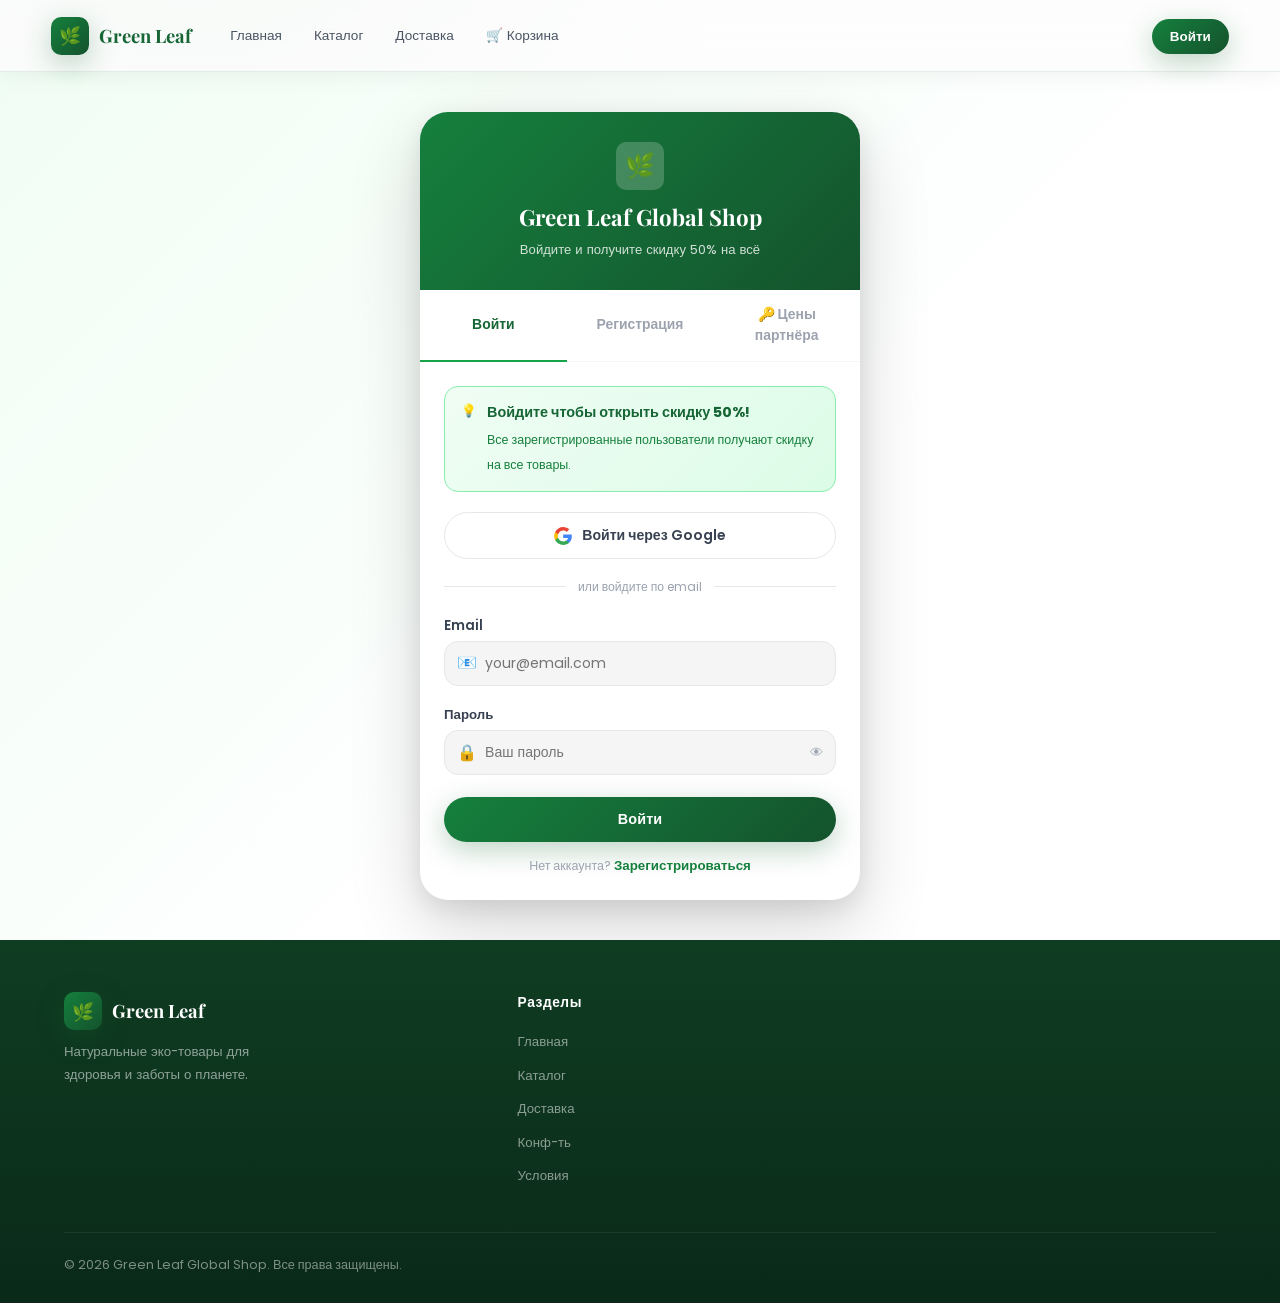
<file: login.html>
<!DOCTYPE html>
<html lang="ru">
<head>
<meta charset="UTF-8"><meta name="viewport" content="width=1280">
<title>Войти — Green Leaf Global Shop</title>
<meta name="description" content="Войдите в Greenleaf, чтобы получить скидку 50% на все товары.">
<link rel="stylesheet" href="css/style.css">
<!-- Google Identity Services -->
<script src="https://accounts.google.com/gsi/client" async defer></script>
<style>
.auth-page{min-height:calc(100vh - var(--navh));display:flex;align-items:center;justify-content:center;padding:40px 16px;background:linear-gradient(135deg,var(--g50) 0%,white 60%)}
.auth-box{width:100%;max-width:440px;background:white;border-radius:var(--rxl);box-shadow:var(--shxl);overflow:hidden}
.auth-header{background:linear-gradient(135deg,var(--g600),var(--g800));padding:30px;text-align:center;color:white}
.auth-header .logo-icon{margin:0 auto 10px;width:48px;height:48px;font-size:1.5rem;background:rgba(255,255,255,.2);box-shadow:none}
.auth-header h1{font-family:'Playfair Display',serif;font-size:1.4rem;font-weight:700}
.auth-header p{font-size:.82rem;opacity:.8;margin-top:3px}
.auth-tabs{display:flex;border-bottom:1px solid var(--gray100)}
.auth-tab{flex:1;padding:14px;font-size:.87rem;font-weight:600;color:var(--gray400);transition:all var(--tr);border-bottom:2px solid transparent;margin-bottom:-1px;cursor:pointer}
.auth-tab.active{color:var(--g700);border-color:var(--g500)}
.auth-tab-content{display:none;padding:24px}
.auth-tab-content.active{display:block}

/* Partner info banner */
.partner-banner{background:linear-gradient(135deg,#f0fdf4,#dcfce7);border:1.5px solid #86efac;border-radius:14px;padding:14px 16px;margin-bottom:20px;display:flex;align-items:flex-start;gap:10px}
.partner-banner-icon{font-size:1.5rem;flex-shrink:0}
.partner-banner strong{display:block;color:var(--g700);font-size:.9rem;margin-bottom:2px}
.partner-banner span{color:var(--g600);font-size:.78rem}

.google-btn{display:flex;align-items:center;justify-content:center;gap:10px;width:100%;
  padding:12px 20px;border-radius:var(--rfull);border:1.5px solid var(--gray200);background:white;
  font-weight:600;font-size:.88rem;color:var(--gray700);cursor:pointer;transition:all var(--tr);margin-bottom:4px}
.google-btn:hover{border-color:#4285F4;box-shadow:0 4px 16px rgba(66,133,244,.2);transform:translateY(-1px)}
.google-logo{width:18px;height:18px}
</style>
</head>
<body>

<nav class="navbar">
  <a href="index.html" class="nav-logo"><div class="logo-icon">🌿</div><span>Green Leaf</span></a>
  <div class="nav-links" id="nav-links">
    <a href="index.html">Главная</a>
    <a href="catalog.html">Каталог</a>
    <a href="delivery.html">Доставка</a>
    <a href="cart.html">🛒 Корзина</a>
  </div>
  <div style="flex:1"></div>
  <div class="nav-actions">
    <div id="nav-guest">
      <a href="login.html" class="btn-nav btn-nav-reg active">Войти</a>
    </div>
    <div id="nav-user-area" class="hidden">
      <a href="profile.html" class="nav-user">
        <div class="nav-avatar" id="nav-avatar-char">U</div>
        <span id="nav-username">Пользователь</span>
      </a>
    </div>
  </div>
  <button class="hamburger" id="hamburger"><span></span><span></span><span></span></button>
</nav>

<div class="auth-page">
  <div class="auth-box">
    <div class="auth-header">
      <div class="logo-icon">🌿</div>
      <h1>Green Leaf Global Shop</h1>
      <p>Войдите и получите скидку 50% на всё</p>
    </div>

    <div class="auth-tabs">
      <button class="auth-tab active" id="tab-login" onclick="switchTab('login')">Войти</button>
      <button class="auth-tab" id="tab-reg" onclick="switchTab('reg')">Регистрация</button>
      <button class="auth-tab" id="tab-partner" onclick="switchTab('partner')">🔑 Цены партнёра</button>
    </div>

    <!-- Обычный вход -->
    <div class="auth-tab-content active" id="tc-login">
      <div class="partner-banner">
        <span class="partner-banner-icon">💡</span>
        <div>
          <strong>Войдите чтобы открыть скидку 50%!</strong>
          <span>Все зарегистрированные пользователи получают скидку на все товары.</span>
        </div>
      </div>

      <div id="login-google-wrap" style="margin-bottom:16px">
        <!-- Google Sign-In is rendered here by GIS -->
        <button class="google-btn" id="google-login-btn" onclick="signInWithGoogleFallback()">
          <svg class="google-logo" viewBox="0 0 24 24"><path fill="#4285F4" d="M23.745 12.27c0-.79-.07-1.54-.19-2.27h-11.3v4.51h6.47c-.29 1.48-1.14 2.73-2.4 3.58v3h3.86c2.26-2.09 3.56-5.17 3.56-8.82z"/><path fill="#34A853" d="M12.255 24c3.24 0 5.95-1.08 7.93-2.91l-3.86-3c-1.08.72-2.45 1.16-4.07 1.16-3.13 0-5.78-2.11-6.73-4.96h-3.98v3.09C3.515 21.3 7.615 24 12.255 24z"/><path fill="#FBBC05" d="M5.525 14.29c-.25-.72-.38-1.49-.38-2.29s.14-1.57.38-2.29V6.62h-3.98a11.86 11.86 0 000 10.76l3.98-3.09z"/><path fill="#EA4335" d="M12.255 4.75c1.77 0 3.35.61 4.6 1.8l3.42-3.42C18.205 1.19 15.495 0 12.255 0c-4.64 0-8.74 2.7-10.71 6.62l3.98 3.09c.95-2.85 3.6-4.96 6.73-4.96z"/></svg>
          Войти через Google
        </button>
      </div>

      <!-- Отображается если Google GIS загружен -->
      <div id="g_id_onload"
           data-client_id="191093949474-YOUR_CLIENT_ID.apps.googleusercontent.com"
           data-callback="handleGoogleCredential"
           data-auto_prompt="false"
           style="display:none">
      </div>

      <div class="auth-divider"><div class="auth-divider-line"></div><span class="auth-divider-text">или войдите по email</span><div class="auth-divider-line"></div></div>

      <div class="form-group">
        <label class="form-label">Email</label>
        <div class="input-wrap">
          <span class="input-icon">📧</span>
          <input id="login-email" type="email" class="form-input" placeholder="your@email.com" autocomplete="email">
        </div>
        <div class="form-err" id="login-email-err">Введите корректный email</div>
      </div>
      <div class="form-group">
        <label class="form-label">Пароль</label>
        <div class="input-wrap">
          <span class="input-icon">🔒</span>
          <input id="login-pass" type="password" class="form-input" placeholder="Ваш пароль" autocomplete="current-password">
          <button class="pass-toggle" onclick="togglePass('login-pass',this)">👁</button>
        </div>
        <div class="form-err" id="login-pass-err">Введите пароль (минимум 6 символов)</div>
      </div>
      <div id="login-err" style="color:var(--error);font-size:.82rem;margin-bottom:10px;display:none"></div>
      <button id="login-submit" class="btn btn-primary" style="width:100%;margin-top:4px" onclick="handleLogin()">Войти</button>
      <p style="text-align:center;font-size:.78rem;color:var(--gray400);margin-top:14px">
        Нет аккаунта? <button onclick="switchTab('reg')" style="color:var(--g600);font-weight:600;background:none;border:none;cursor:pointer">Зарегистрироваться</button>
      </p>
    </div>

    <!-- Регистрация -->
    <div class="auth-tab-content" id="tc-reg">
      <div class="partner-banner">
        <span class="partner-banner-icon">🎁</span>
        <div>
          <strong>Скидка 50% навсегда!</strong>
          <span>После регистрации скидка применяется автоматически ко всем товарам.</span>
        </div>
      </div>
      <div class="form-group">
        <label class="form-label">Имя</label>
        <div class="input-wrap">
          <span class="input-icon">👤</span>
          <input id="reg-name" type="text" class="form-input" placeholder="Ваше имя" autocomplete="given-name">
        </div>
      </div>
      <div class="form-group">
        <label class="form-label">Телефон</label>
        <div class="input-wrap">
          <span class="input-icon">📞</span>
          <input id="reg-phone" type="tel" class="form-input" placeholder="+996 700 000 000">
        </div>
      </div>
      <div class="form-group">
        <label class="form-label">Email</label>
        <div class="input-wrap">
          <span class="input-icon">📧</span>
          <input id="reg-email" type="email" class="form-input" placeholder="your@email.com" autocomplete="email">
        </div>
        <div class="form-err" id="reg-email-err">Введите корректный email</div>
      </div>
      <div class="form-group">
        <label class="form-label">Пароль</label>
        <div class="input-wrap">
          <span class="input-icon">🔒</span>
          <input id="reg-pass" type="password" class="form-input" placeholder="Минимум 6 символов" autocomplete="new-password">
          <button class="pass-toggle" onclick="togglePass('reg-pass',this)">👁</button>
        </div>
        <div class="form-err" id="reg-pass-err">Пароль слишком короткий</div>
      </div>
      <div id="reg-err" style="color:var(--error);font-size:.82rem;margin-bottom:10px;display:none"></div>
      <button class="btn btn-primary" style="width:100%" onclick="handleRegister()">Зарегистрироваться 🌿</button>
    </div>

    <!-- Вход с кодом партнёра -->
    <div class="auth-tab-content" id="tc-partner">
      <div class="partner-banner">
        <span class="partner-banner-icon">🔑</span>
        <div>
          <strong>Цены партнёра Greenleaf</strong>
          <span>Введите имя и код партнёра чтобы получить доступ к оптовым скидкам.</span>
        </div>
      </div>
      <div class="form-group">
        <label class="form-label">Имя партнёра</label>
        <div class="input-wrap">
          <span class="input-icon">🤝</span>
          <input id="partner-name" type="text" class="form-input" placeholder="Введите ваше имя">
        </div>
      </div>
      <div class="form-group">
        <label class="form-label">Код партнёра / Пароль</label>
        <div class="input-wrap">
          <span class="input-icon">🔑</span>
          <input id="partner-code" type="password" class="form-input" placeholder="Ваш код доступа">
          <button class="pass-toggle" onclick="togglePass('partner-code',this)">👁</button>
        </div>
      </div>
      <div id="partner-err" style="color:var(--error);font-size:.82rem;margin-bottom:10px;display:none"></div>
      <button class="btn btn-primary" style="width:100%;background:linear-gradient(135deg,#15803d,#14532d)" onclick="handlePartnerLogin()">Открыть цены партнёра 🔓</button>
      <p style="text-align:center;font-size:.76rem;color:var(--gray400);margin-top:12px">
        Код партнёра выдаётся индивидуально. Для получения кода свяжитесь с нами в
        <a href="https://wa.me/996700713905" target="_blank" style="color:var(--g600);font-weight:600">WhatsApp</a>.
      </p>

      <div class="auth-divider" style="margin-top:16px"><div class="auth-divider-line"></div><span class="auth-divider-text">Уже есть аккаунт?</span><div class="auth-divider-line"></div></div>
      <button class="btn btn-outline" style="width:100%" onclick="switchTab('login')">Войти по email</button>
    </div>
  </div>
</div>

<footer>
  <div class="footer-grid">
    <div class="footer-brand">
      <div class="nav-logo"><div class="logo-icon">🌿</div><span style="color:white">Green Leaf</span></div>
      <p>Натуральные эко-товары для здоровья и заботы о планете.</p>
    </div>
    <div class="footer-col"><h4>Разделы</h4><ul>
      <li><a href="index.html">Главная</a></li>
      <li><a href="catalog.html">Каталог</a></li>
      <li><a href="delivery.html">Доставка</a></li>
      <li><a href="privacy.html">Конф-ть</a></li>
      <li><a href="terms.html">Условия</a></li>
    </ul></div>
  </div>
  <div class="footer-bottom"><span>© 2026 Green Leaf Global Shop. Все права защищены.</span></div>
</footer>

<script src="js/app.js"></script>
<script src="js/auth.js"></script>
<script>
/* ── Tab switching ── */
function switchTab(tab) {
  ['login','reg','partner'].forEach(t => {
    document.getElementById('tab-'+t)?.classList.toggle('active', t===tab);
    document.getElementById('tc-'+t)?.classList.toggle('active', t===tab);
  });
}

/* ── Toggle password visibility ── */
function togglePass(id, btn) {
  const inp = document.getElementById(id);
  const isHidden = inp.type === 'password';
  inp.type = isHidden ? 'text' : 'password';
  btn.textContent = isHidden ? '🙈' : '👁';
}

/* ── Email/password login ── */
function handleLogin() {
  const email = document.getElementById('login-email').value.trim();
  const pass = document.getElementById('login-pass').value;
  const errEl = document.getElementById('login-err');
  errEl.style.display = 'none';
  if (!email || !email.includes('@')) {
    document.getElementById('login-email-err').classList.add('show'); return;
  }
  document.getElementById('login-email-err').classList.remove('show');
  if (!pass || pass.length < 6) {
    document.getElementById('login-pass-err').classList.add('show'); return;
  }
  document.getElementById('login-pass-err').classList.remove('show');

  const result = login(email, pass);
  if (result.success) {
    showNotif('Добро пожаловать! Скидка 50% активирована 🎉', 'success');
    setTimeout(() => { window.location.href = 'catalog.html'; }, 900);
  } else {
    errEl.textContent = result.error || 'Неверный email или пароль';
    errEl.style.display = 'block';
  }
}

/* ── Registration ── */
function handleRegister() {
  const name = document.getElementById('reg-name').value.trim();
  const phone = document.getElementById('reg-phone').value.trim();
  const email = document.getElementById('reg-email').value.trim();
  const pass = document.getElementById('reg-pass').value;
  const errEl = document.getElementById('reg-err');
  errEl.style.display = 'none';
  if (!email || !email.includes('@')) {
    document.getElementById('reg-email-err').classList.add('show'); return;
  }
  document.getElementById('reg-email-err').classList.remove('show');
  if (!pass || pass.length < 6) {
    document.getElementById('reg-pass-err').classList.add('show'); return;
  }
  document.getElementById('reg-pass-err').classList.remove('show');

  const result = register(name, email, pass);
  if (result.success || result.ok) {
    // Save phone explicitly to session since register returns ok but internal state doesn't have phone
    const cur = getCurrentUser();
    if (cur) {
      cur.phone = phone;
      setCurrentUser(cur);
    }
    showNotif('Аккаунт создан! Скидка 50% активирована 🌿', 'success');
    setTimeout(() => { window.location.href = 'catalog.html'; }, 900);
  } else {
    errEl.textContent = result.error || 'Ошибка регистрации';
    errEl.style.display = 'block';
  }
}

/* ── Partner code login ── */
const PARTNER_CODES = {
  'greenleaf2026': 'Партнёр Greenleaf',
  'partner50': 'VIP Партнёр',
  'bishkek14': 'Партнёр Бишкек',
};

function handlePartnerLogin() {
  const name = document.getElementById('partner-name').value.trim() || 'Партнёр';
  const code = document.getElementById('partner-code').value.trim();
  const errEl = document.getElementById('partner-err');
  errEl.style.display = 'none';

  if (!code) { errEl.textContent = 'Введите код партнёра'; errEl.style.display = 'block'; return; }

  const partnerLevel = PARTNER_CODES[code.toLowerCase()];
  if (partnerLevel) {
    const partnerUser = {
      id: 'partner_' + Date.now(),
      name: name,
      email: 'partner@greenleaf.kg',
      isPartner: true,
      partnerLevel,
      loginTime: Date.now()
    };
    localStorage.setItem('glg_user', JSON.stringify(partnerUser));
    showNotif(`Добро пожаловать, ${name}! Цены партнёра открыты 🔓`, 'success');
    setTimeout(() => { window.location.href = 'catalog.html'; }, 900);
  } else {
    errEl.textContent = 'Неверный код партнёра. Обратитесь в WhatsApp для получения кода.';
    errEl.style.display = 'block';
  }
}

/* ── Google auth fallback (shows modal until real CLIENT_ID is set) ── */
function handleGoogleCredential(response) {
  try {
    // Decode JWT payload
    const payload = JSON.parse(atob(response.credential.split('.')[1]));
    const user = {
      id: 'g_' + payload.sub,
      name: payload.name,
      email: payload.email,
      avatar: payload.picture,
      isGoogleUser: true,
      loginTime: Date.now()
    };
    localStorage.setItem('glg_user', JSON.stringify(user));
    showNotif(`Вы вошли через Google: ${user.name} 🎉`, 'success');
    setTimeout(() => { window.location.href = 'catalog.html'; }, 900);
  } catch(e) {
    showNotif('Ошибка входа через Google', 'error');
  }
}

function signInWithGoogleFallback() {
  // Quick demo login until real Google CLIENT_ID is configured
  const demoUser = {
    id: 'g_demo_' + Date.now(),
    name: 'Google Пользователь',
    email: 'user@gmail.com',
    isGoogleUser: true,
    loginTime: Date.now()
  };
  localStorage.setItem('glg_user', JSON.stringify(demoUser));
  showNotif('Демо-вход через Google выполнен! ✅', 'success');
  setTimeout(() => { window.location.href = 'catalog.html'; }, 900);
}

/* ── Redirect if already logged in ── */
document.addEventListener('DOMContentLoaded', () => {
  const user = getCurrentUser();
  if (user) window.location.href = 'profile.html';

  // Enter on password fields
  document.getElementById('login-pass')?.addEventListener('keydown', e => {
    if (e.key === 'Enter') handleLogin();
  });
  document.getElementById('partner-code')?.addEventListener('keydown', e => {
    if (e.key === 'Enter') handlePartnerLogin();
  });
});
</script>
</body>
</html>
</file>
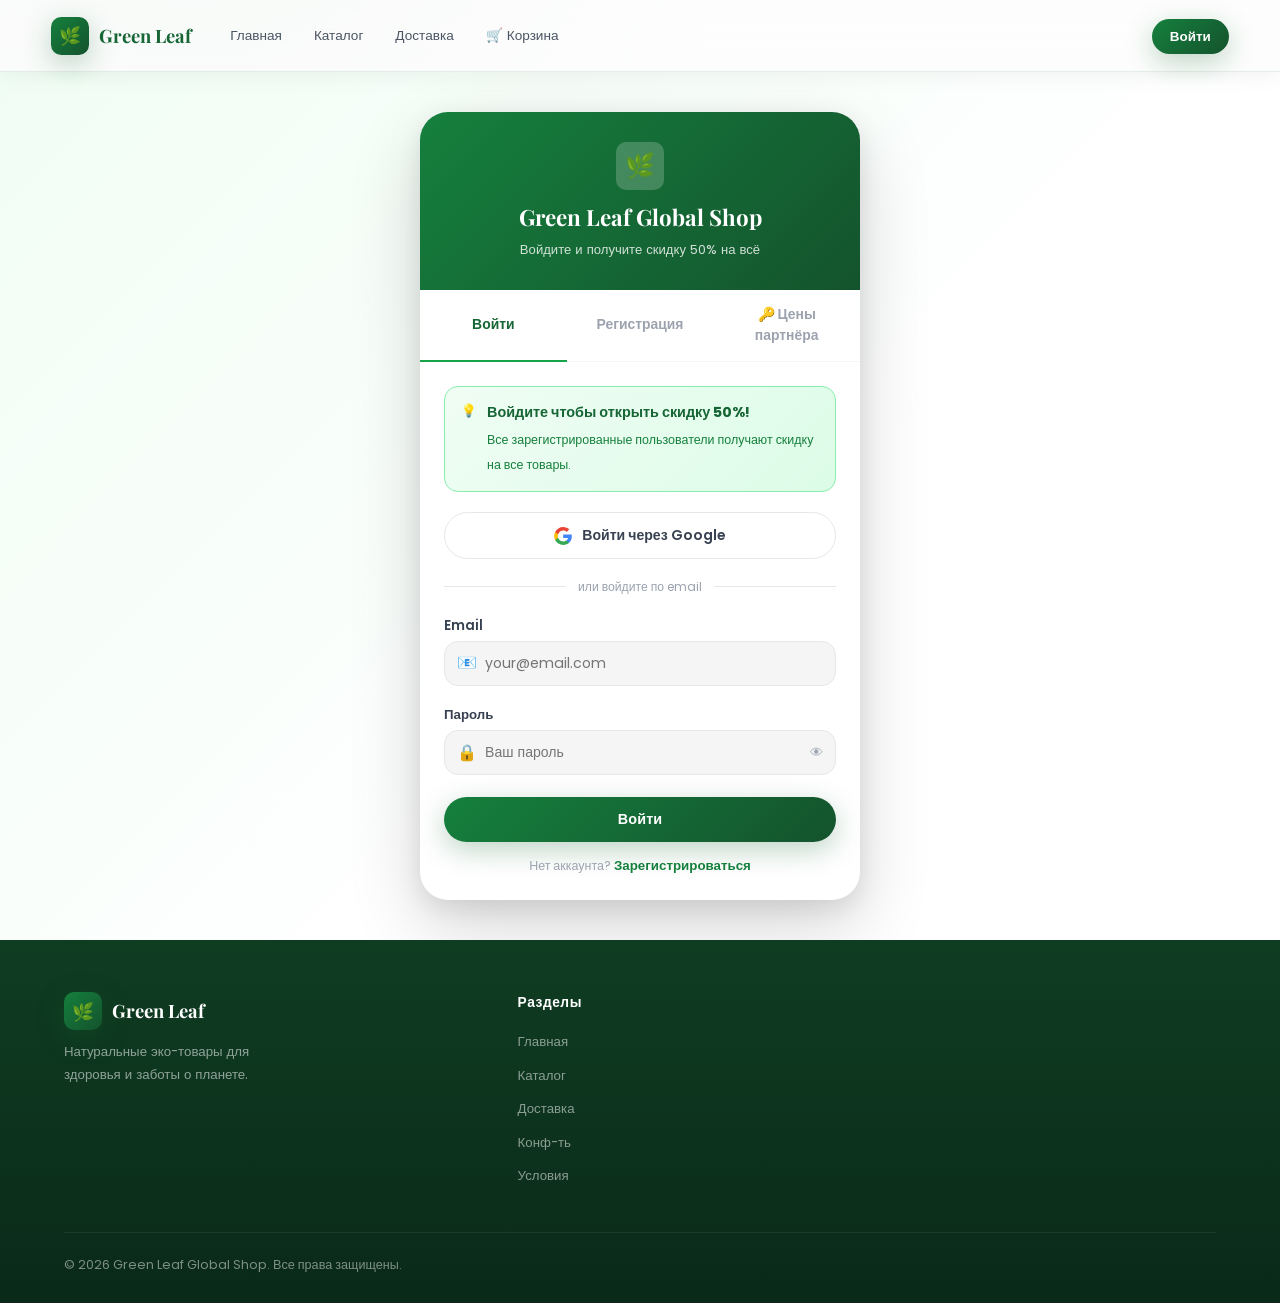
<file: profile.html>
<!DOCTYPE html>
<html lang="ru">
<head>
<meta charset="UTF-8"><meta name="viewport" content="width=1280">
<title>Профиль — Green Leaf Global Shop</title>
<link rel="stylesheet" href="css/style.css">
<style>
.profile-page{padding-bottom:80px}
.profile-hero{background:linear-gradient(135deg,var(--g700),var(--g900));padding:44px clamp(16px,5vw,80px);color:white;display:flex;align-items:center;gap:22px;flex-wrap:wrap}
.profile-avatar-lg{width:80px;height:80px;border-radius:50%;background:rgba(255,255,255,.2);display:flex;align-items:center;justify-content:center;font-size:2.2rem;font-weight:800;border:3px solid rgba(255,255,255,.4);flex-shrink:0}
.profile-name{font-family:'Playfair Display',serif;font-size:1.5rem;font-weight:700}
.profile-email{font-size:.85rem;opacity:.75;margin-top:3px}
.profile-badge-row{display:flex;gap:10px;margin-top:10px;flex-wrap:wrap}
.pbadge{display:inline-flex;align-items:center;gap:6px;padding:4px 12px;background:rgba(255,255,255,.15);border-radius:var(--rfull);font-size:.76rem;font-weight:600}
.profile-content{padding:36px clamp(16px,5vw,80px) 0;display:grid;grid-template-columns:260px 1fr;gap:24px;align-items:start}

/* Sidebar */
.profile-nav{background:white;border-radius:20px;box-shadow:var(--shmd);overflow:hidden;position:sticky;top:90px}
.profile-nav-item{display:flex;align-items:center;gap:10px;padding:14px 18px;font-weight:500;font-size:.9rem;cursor:pointer;border-bottom:1px solid var(--gray100);transition:all .18s;color:var(--gray700)}
.profile-nav-item:last-child{border:none}
.profile-nav-item:hover,.profile-nav-item.active{background:var(--g50);color:var(--g700)}
.profile-nav-item .ni{font-size:1.1rem}

/* Sections */
.profile-section{display:none}
.profile-section.active{display:block}
.profile-section-box{background:white;border-radius:20px;box-shadow:var(--shmd);padding:24px;margin-bottom:20px}
.section-box-title{font-family:'Playfair Display',serif;font-size:1.1rem;font-weight:700;margin-bottom:18px;border-bottom:1px solid var(--gray100);padding-bottom:12px}
.info-row{display:flex;justify-content:space-between;align-items:center;padding:12px 0;border-bottom:1px solid var(--gray100);font-size:.9rem}
.info-row:last-child{border:none}
.info-label{color:var(--gray600);font-size:.84rem}
.info-val{font-weight:600}

/* Stats */
.profile-stats{display:grid;grid-template-columns:repeat(auto-fit,minmax(130px,1fr));gap:14px;margin-bottom:22px}
.profile-stat-card{background:white;border-radius:16px;box-shadow:var(--shsm);padding:18px;text-align:center;border:1px solid var(--gray100)}
.profile-stat-num{font-size:2rem;font-weight:800;color:var(--g700)}
.profile-stat-lbl{font-size:.76rem;color:var(--gray400);margin-top:2px}

/* Discount section */
.discount-card{background:linear-gradient(135deg,#dcfce7,#f0fdf4);border:2px solid #86efac;border-radius:20px;padding:24px;text-align:center;margin-bottom:20px}
.discount-big{font-size:3rem;font-weight:800;color:var(--g700);line-height:1}
.discount-title{font-family:'Playfair Display',serif;font-size:1.2rem;font-weight:700;margin:8px 0 4px}

/* Wishlist */
.wl-grid{display:grid;grid-template-columns:repeat(auto-fill,minmax(180px,1fr));gap:16px;margin-top:4px}
.wl-empty{text-align:center;padding:48px 20px;color:var(--gray400)}
.wl-empty .ei{font-size:3rem;margin-bottom:12px}

.logout-btn{display:flex;align-items:center;gap:8px;width:100%;padding:13px 18px;background:none;border:none;cursor:pointer;color:#ef4444;font-weight:600;font-size:.9rem;font-family:inherit;transition:.18s}
.logout-btn:hover{background:#fef2f2}

@media(max-width:900px){.profile-content{grid-template-columns:1fr}}
@media(max-width:600px){.profile-hero{flex-direction:column;text-align:center}}
</style>
</head>
<body>

<nav class="navbar">
  <a href="index.html" class="nav-logo"><div class="logo-icon">🌿</div><span>Green Leaf</span></a>
  <div class="nav-links" id="nav-links">
    <a href="index.html">Главная</a>
    <a href="catalog.html">Каталог</a>
    <a href="delivery.html">Доставка</a>
    <a href="cart.html">🛒 Корзина</a>
  </div>
  <div style="flex:1"></div>
  <div class="nav-actions">
    <a href="https://www.instagram.com/greenleaf_bishkek14" target="_blank" class="nav-ig-btn">📷</a>
    <div id="nav-guest">
      <a href="login.html" class="btn-nav btn-nav-login">Войти</a>
      <a href="login.html" class="btn-nav btn-nav-reg">Регистрация</a>
    </div>
    <div id="nav-user-area" class="hidden">
      <a href="profile.html" class="nav-user">
        <div class="nav-avatar" id="nav-avatar-char">U</div>
        <span id="nav-username">Пользователь</span>
      </a>
    </div>
  </div>
  <button class="hamburger" id="hamburger"><span></span><span></span><span></span></button>
</nav>

<div class="profile-page" id="profile-page-wrap">
  <!-- Hero will be inserted by JS -->
</div>

<footer>
  <div class="footer-grid">
    <div class="footer-brand">
      <div class="nav-logo"><div class="logo-icon">🌿</div><span style="color:white">Green Leaf</span></div>
      <p>Натуральные эко-товары для здоровья и заботы о планете.</p>
    </div>
    <div class="footer-col"><h4>Магазин</h4><ul>
      <li><a href="index.html">Главная</a></li>
      <li><a href="catalog.html">Каталог</a></li>
      <li><a href="delivery.html">Доставка</a></li>
      <li><a href="privacy.html">Конф-ть</a></li>
    </ul></div>
  </div>
  <div class="footer-bottom"><span>© 2026 Green Leaf Global Shop</span></div>
</footer>

<script src="js/app.js"></script>
<script src="js/auth.js"></script>
<script src="js/catalog.js"></script>
<script>
const CART_KEY = 'glg_cart';

document.addEventListener('DOMContentLoaded', () => {
  const user = getCurrentUser();
  if (!user) { window.location.href = 'login.html'; return; }

  const cart = JSON.parse(localStorage.getItem(CART_KEY) || '[]');
  const totalOrders = parseInt(localStorage.getItem('glg_orders_' + user.id) || '0');
  const wishlist = getWishlist();
  const totalSpent = parseInt(localStorage.getItem('glg_spent_' + user.id) || '0');

  const initials = (user.name || user.email)[0].toUpperCase();
  const memberDate = new Date(user.id ? parseInt(user.id) : Date.now());
  const joinedText = memberDate.toLocaleDateString('ru-RU', { year: 'numeric', month: 'long' });

  document.getElementById('profile-page-wrap').innerHTML = `
    <div class="profile-hero">
      <div class="profile-avatar-lg">${initials}</div>
      <div>
        <div class="profile-name">${user.name || 'Пользователь'}</div>
        <div class="profile-email">${user.email}</div>
        <div class="profile-badge-row">
          <span class="pbadge">🌿 Эко-участник</span>
          <span class="pbadge">✅ 50% скидка</span>
          <span class="pbadge">📅 С ${joinedText}</span>
        </div>
      </div>
    </div>

    <div class="profile-content">
      <div>
        <div class="profile-nav">
          <div class="profile-nav-item active" data-sec="overview">
            <span class="ni">📊</span> Обзор
          </div>
          <div class="profile-nav-item" data-sec="discount">
            <span class="ni">🎁</span> Скидка
          </div>
          <div class="profile-nav-item" data-sec="wishlist">
            <span class="ni">❤️</span> Избранное (${wishlist.length})
          </div>
          <div class="profile-nav-item" data-sec="info">
            <span class="ni">👤</span> Данные аккаунта
          </div>
          <button class="logout-btn" onclick="logout()">
            <span>🚪</span> Выйти из аккаунта
          </button>
        </div>
      </div>

      <div>
        <!-- Overview -->
        <div class="profile-section active" id="sec-overview">
          <div class="profile-stats">
            <div class="profile-stat-card">
              <div class="profile-stat-num">${cart.reduce((s,x)=>s+x.qty,0)}</div>
              <div class="profile-stat-lbl">Товаров в корзине</div>
            </div>
            <div class="profile-stat-card">
              <div class="profile-stat-num">${wishlist.length}</div>
              <div class="profile-stat-lbl">В избранном</div>
            </div>
            <div class="profile-stat-card">
              <div class="profile-stat-num">50%</div>
              <div class="profile-stat-lbl">Ваша скидка</div>
            </div>
          </div>
          <div class="profile-section-box">
            <div class="section-box-title">Быстрые действия</div>
            <div style="display:flex;gap:12px;flex-wrap:wrap">
              <a href="catalog.html" class="btn btn-primary">🛍️ В каталог</a>
              <a href="cart.html" class="btn btn-outline">🛒 Корзина</a>
              <a href="https://wa.me/996700713905" target="_blank" class="btn btn-ghost">📲 Позвонить в WhatsApp</a>
            </div>
          </div>
          <div class="profile-section-box">
            <div class="section-box-title">Информация о доставке</div>
            <div class="info-row"><span class="info-label">Бесплатная доставка</span><span class="info-val">от 5 000 сом</span></div>
            <div class="info-row"><span class="info-label">Платная доставка</span><span class="info-val">300 сом</span></div>
            <div class="info-row"><span class="info-label">Зона доставки</span><span class="info-val">Бишкек, Кыргызстан</span></div>
            <div class="info-row"><span class="info-label">Время</span><span class="info-val">9:00 - 20:00, пн-вс</span></div>
          </div>
        </div>

        <!-- Discount -->
        <div class="profile-section" id="sec-discount">
          <div class="discount-card">
            <div class="discount-big">−50%</div>
            <div class="discount-title">Ваша персональная скидка</div>
            <p style="color:var(--g700);font-size:.9rem;margin-top:6px">Скидка автоматически применяется ко всем товарам</p>
          </div>
          <div class="profile-section-box">
            <div class="section-box-title">Как работает скидка</div>
            <div class="info-row"><span class="info-label">Активация</span><span class="info-val">Автоматически для всех</span></div>
            <div class="info-row"><span class="info-label">Размер скидки</span><span class="info-val">50% на все товары</span></div>
            <div class="info-row"><span class="info-label">Ограничения</span><span class="info-val">Нет</span></div>
            <div class="info-row"><span class="info-label">Срок</span><span class="info-val">Бессрочно</span></div>
          </div>
          <a href="catalog.html" class="btn btn-primary btn-lg">🛍️ Покупать со скидкой</a>
        </div>

        <!-- Wishlist -->
        <div class="profile-section" id="sec-wishlist">
          <div id="wl-container">
            ${wishlist.length === 0
              ? `<div class="profile-section-box"><div class="wl-empty"><div class="ei">🤍</div><p>Избранных товаров нет</p><a href="catalog.html" class="btn btn-outline" style="margin-top:14px">Перейти в каталог</a></div></div>`
              : `<div class="profile-section-box"><div class="section-box-title">Избранные товары (${wishlist.length})</div>
                 <div class="wl-grid">${wishlist.map(id => {
                   const p = PRODUCTS.find(x => x.id === id);
                   if (!p) return '';
                   const price = Math.round(p.price * 0.5);
                   return `<div class="product-card" onclick="window.location.href='product.html?id=${p.id}'" style="cursor:pointer">
                     <div class="card-img-wrap"><div class="product-img-bg bg-${p.cat}">${p.emoji}</div></div>
                     <div class="card-body">
                       <div class="card-name">${p.name}</div>
                       <div class="card-footer"><span class="card-price">${formatPrice(price)}</span></div>
                     </div>
                   </div>`;
                 }).join('')}</div></div>`
            }
          </div>
        </div>

        <!-- Info -->
        <div class="profile-section" id="sec-info">
          <div class="profile-section-box">
            <div class="section-box-title">Данные аккаунта</div>
            <div class="info-row"><span class="info-label">Имя</span><span class="info-val">${user.name || '—'}</span></div>
            <div class="info-row"><span class="info-label">Email</span><span class="info-val">${user.email}</span></div>
            <div class="info-row"><span class="info-label">Аккаунт создан</span><span class="info-val">${joinedText}</span></div>
            <div class="info-row"><span class="info-label">Тип аккаунта</span><span class="info-val">🌿 Стандартный с 50% скидкой</span></div>
          </div>
          <div class="profile-section-box">
            <div class="section-box-title">Безопасность</div>
            <div style="color:var(--gray400);font-size:.9rem;padding:8px 0">
              Для изменения пароля или данных свяжитесь с нами через WhatsApp.
            </div>
            <a href="https://wa.me/996700713905" target="_blank" class="btn btn-outline" style="margin-top:12px">📲 Написать в WhatsApp</a>
          </div>
          <button class="logout-btn" style="background:#fff5f5;border-radius:12px;padding:14px 20px;width:auto" onclick="logout()">
            🚪 Выйти из аккаунта
          </button>
        </div>
      </div>
    </div>
  `;

  // Nav switching
  document.querySelectorAll('.profile-nav-item[data-sec]').forEach(item => {
    item.addEventListener('click', () => {
      document.querySelectorAll('.profile-nav-item').forEach(x => x.classList.remove('active'));
      document.querySelectorAll('.profile-section').forEach(x => x.classList.remove('active'));
      item.classList.add('active');
      document.getElementById('sec-' + item.dataset.sec)?.classList.add('active');
    });
  });
});
</script>
</body>
</html>
</file>
<file: css/style.css>
@import url('https://fonts.googleapis.com/css2?family=Poppins:wght@300;400;500;600;700;800&family=Playfair+Display:wght@600;700&display=swap');

:root {
  /* Dark premium greens */
  --g50:#f0fdf4;--g100:#dcfce7;--g200:#bbf7d0;--g400:#4ade80;
  --g500:#16a34a;--g600:#15803d;--g700:#166534;--g800:#14532d;--g900:#0f3d22;
  --sage:#6b9e76;--cream:#f5f7f5;--white:#fff;
  --gray100:#f4f5f4;--gray200:#e5e7eb;--gray400:#9ca3af;
  --gray600:#4b5563;--gray700:#374151;--gray900:#111827;
  --error:#ef4444;--warning:#f59e0b;--info:#3b82f6;--purple:#6366f1;
  --rsm:8px;--rmd:14px;--rlg:20px;--rxl:28px;--rfull:9999px;
  /* Deeper, more luxurious shadows */
  --shsm:0 2px 8px rgba(0,0,0,.06),0 1px 3px rgba(0,0,0,.04);
  --shmd:0 6px 24px rgba(0,0,0,.09),0 2px 8px rgba(0,0,0,.05);
  --shlg:0 16px 48px rgba(0,0,0,.13),0 6px 16px rgba(0,0,0,.07);
  --shxl:0 28px 72px rgba(0,0,0,.16),0 8px 24px rgba(0,0,0,.09);
  --shg:0 8px 28px rgba(22,101,52,.28);
  --gbg:rgba(255,255,255,.78);--gbd:rgba(255,255,255,.55);
  --gblur:blur(20px);--navh:72px;
  --tr:.28s cubic-bezier(.4,0,.2,1);--trf:.18s ease;
  --trb:.42s cubic-bezier(.34,1.56,.64,1);
}
*,*::before,*::after{box-sizing:border-box;margin:0;padding:0}
html{scroll-behavior:smooth}
body{font-family:'Poppins',sans-serif;background:var(--cream);color:var(--gray900);
  line-height:1.6;overflow-x:hidden;-webkit-font-smoothing:antialiased}
a{text-decoration:none;color:inherit}img{max-width:100%;display:block}
ul{list-style:none}button{cursor:pointer;font-family:inherit;border:none;background:none}

body::before{content:'';position:fixed;inset:0;
  background:
    radial-gradient(ellipse 70% 50% at 15% -5%,rgba(22,101,52,.11),transparent 60%),
    radial-gradient(ellipse 55% 40% at 85% 100%,rgba(22,101,52,.07),transparent 55%);
  pointer-events:none;z-index:0}
body>*{position:relative;z-index:1}

/* ─── NAV ─── */
.navbar{position:sticky;top:0;z-index:1000;height:var(--navh);display:flex;
  align-items:center;padding:0 clamp(16px,4vw,56px);gap:24px;
  background:var(--gbg);backdrop-filter:var(--gblur);-webkit-backdrop-filter:var(--gblur);
  border-bottom:1px solid rgba(22,101,52,.1);box-shadow:0 2px 24px rgba(0,0,0,.06)}
.nav-logo{display:flex;align-items:center;gap:10px;font-family:'Playfair Display',serif;
  font-size:1.15rem;font-weight:700;color:var(--g700);white-space:nowrap}
.logo-icon{width:38px;height:38px;background:linear-gradient(135deg,var(--g600),var(--g800));
  border-radius:10px;display:flex;align-items:center;justify-content:center;
  font-size:1.1rem;box-shadow:var(--shg);flex-shrink:0}
.nav-links{display:flex;align-items:center;gap:2px;flex:1}
.nav-links a{padding:7px 15px;border-radius:var(--rfull);font-size:.85rem;font-weight:500;
  color:var(--gray600);transition:all var(--trf)}
.nav-links a:hover,.nav-links a.active{background:var(--g100);color:var(--g700);font-weight:600}
.nav-ig-btn{display:flex;align-items:center;justify-content:center;width:36px;height:36px;
  border-radius:10px;background:linear-gradient(45deg,#f09433,#e6683c,#dc2743,#cc2366,#bc1888);
  color:white;font-size:1rem;transition:transform var(--trf),box-shadow var(--trf);flex-shrink:0}
.nav-ig-btn:hover{transform:scale(1.08);box-shadow:0 6px 20px rgba(188,24,136,.4)}
.nav-search{position:relative;display:flex;align-items:center}
.nav-search input{width:190px;padding:8px 16px 8px 36px;border-radius:var(--rfull);
  border:1.5px solid var(--gray200);background:var(--white);font-size:.83rem;
  font-family:inherit;transition:all var(--tr);outline:none}
.nav-search input:focus{border-color:var(--g500);box-shadow:0 0 0 3px rgba(22,101,52,.12);width:240px}
.nav-search .si{position:absolute;left:11px;color:var(--gray400);font-size:.88rem;pointer-events:none}
.nav-actions{display:flex;align-items:center;gap:8px}
.btn-nav{padding:8px 18px;border-radius:var(--rfull);font-size:.84rem;font-weight:600;transition:all var(--tr)}
.btn-nav-login{color:var(--g700);border:1.5px solid var(--g200)}
.btn-nav-login:hover{background:var(--g50)}
.btn-nav-reg{background:linear-gradient(135deg,var(--g600),var(--g800));color:white;box-shadow:var(--shg)}
.btn-nav-reg:hover{transform:translateY(-1px);box-shadow:0 10px 30px rgba(22,101,52,.38)}
.nav-user{display:flex;align-items:center;gap:8px;padding:5px 13px 5px 5px;border-radius:var(--rfull);
  background:var(--g50);border:1.5px solid var(--g200);cursor:pointer;transition:all var(--tr);
  font-size:.83rem;font-weight:500;color:var(--g700)}
.nav-user:hover{background:var(--g100)}
.nav-avatar{width:26px;height:26px;border-radius:50%;background:linear-gradient(135deg,var(--g600),var(--g800));
  display:flex;align-items:center;justify-content:center;font-size:.72rem;color:white;font-weight:700}
.hamburger{display:none;flex-direction:column;gap:5px;padding:6px}
.hamburger span{display:block;width:22px;height:2.5px;background:var(--gray700);border-radius:2px;transition:all var(--tr)}

/* ─── BUTTONS ─── */
.btn{display:inline-flex;align-items:center;justify-content:center;gap:8px;
  padding:12px 28px;border-radius:var(--rfull);font-weight:600;font-size:.9rem;
  font-family:inherit;transition:all var(--tr);cursor:pointer;border:none;letter-spacing:.01em}
.btn-primary{background:linear-gradient(135deg,var(--g600),var(--g800));color:white;box-shadow:var(--shg)}
.btn-primary:hover{transform:translateY(-2px);box-shadow:0 14px 38px rgba(22,101,52,.40)}
.btn-outline{background:transparent;color:var(--g700);border:2px solid var(--g600)}
.btn-outline:hover{background:var(--g50);border-color:var(--g700)}
.btn-ghost{background:rgba(255,255,255,.7);color:var(--gray700);border:1.5px solid var(--gray200)}
.btn-ghost:hover{background:white;box-shadow:var(--shsm)}
.btn-ig{background:linear-gradient(45deg,#f09433,#e6683c,#dc2743,#cc2366,#bc1888);color:white}
.btn-ig:hover{transform:translateY(-2px);box-shadow:0 10px 30px rgba(188,24,136,.4)}
.btn-sm{padding:8px 18px;font-size:.8rem}
.btn-lg{padding:15px 36px;font-size:1rem}
.btn-block{width:100%}
.btn:disabled{opacity:.5;cursor:not-allowed;transform:none!important}

/* ─── GLASS CARD ─── */
.glass-card{background:var(--gbg);backdrop-filter:var(--gblur);-webkit-backdrop-filter:var(--gblur);
  border:1px solid var(--gbd);border-radius:var(--rlg);box-shadow:var(--shmd)}

/* ─── PRODUCT CARD ─── */
.product-card{background:white;border-radius:22px;overflow:hidden;
  box-shadow:0 4px 20px rgba(0,0,0,.08),0 1px 4px rgba(0,0,0,.04);
  border:1px solid rgba(22,101,52,.07);transition:transform var(--tr),box-shadow var(--tr),border-color var(--tr);
  cursor:pointer;position:relative;display:flex;flex-direction:column}
.product-card:hover{transform:translateY(-9px);
  box-shadow:0 20px 56px rgba(0,0,0,.14),0 6px 16px rgba(0,0,0,.07);
  border-color:rgba(22,101,52,.15)}
.card-img-wrap{position:relative;aspect-ratio:1;overflow:hidden;background:var(--gray100)}
.product-img-bg{width:100%;height:100%;display:flex;align-items:center;justify-content:center;font-size:4.5rem}
.product-img-emoji{display:block;line-height:1;transition:transform var(--trb)}
.product-card:hover .product-img-emoji{transform:scale(1.12) rotate(4deg)}
.card-tag{position:absolute;top:12px;left:12px;padding:4px 10px;border-radius:var(--rfull);
  font-size:.68rem;font-weight:700;letter-spacing:.06em;text-transform:uppercase}
.tag-hit{background:var(--g600);color:white}.tag-new{background:#6366f1;color:white}
.tag-top{background:var(--warning);color:white}.tag-premium{background:var(--gray900);color:white}
.tag-eco{background:var(--sage);color:white}.tag-rec{background:#0ea5e9;color:white}
.wishlist-btn{position:absolute;top:12px;right:12px;width:34px;height:34px;border-radius:50%;
  background:rgba(255,255,255,.9);display:flex;align-items:center;justify-content:center;
  font-size:.95rem;border:1px solid rgba(255,255,255,.7);transition:all var(--tr);z-index:2;color:var(--gray400);
  box-shadow:0 2px 8px rgba(0,0,0,.08)}
.wishlist-btn:hover,.wishlist-btn.active{color:#ef4444;transform:scale(1.15)}
.card-body{padding:16px;flex:1;display:flex;flex-direction:column;gap:4px}
.card-category{font-size:.67rem;font-weight:700;text-transform:uppercase;letter-spacing:.09em;color:var(--sage);margin-bottom:1px}
.card-name{font-size:.92rem;font-weight:700;color:var(--gray900);margin-bottom:2px;line-height:1.3}
.card-desc{font-size:.76rem;color:var(--gray400);line-height:1.45;margin-bottom:14px;flex:1;
  display:-webkit-box;-webkit-line-clamp:2;-webkit-box-orient:vertical;overflow:hidden}
.card-footer{display:flex;align-items:center;justify-content:space-between;margin-top:auto}
.card-price{font-size:1.08rem;font-weight:800;color:var(--g700)}
.card-btn{padding:7px 16px;border-radius:var(--rfull);font-size:.78rem;font-weight:600;
  background:linear-gradient(135deg,var(--g600),var(--g800));color:white;
  border:none;transition:all var(--tr);box-shadow:0 4px 12px rgba(22,101,52,.2)}
.card-btn:hover{transform:translateY(-2px);box-shadow:0 8px 20px rgba(22,101,52,.35)}

/* Real product image in card */
.card-real-img{width:100%;height:100%;object-fit:cover;position:absolute;inset:0;border-radius:0;transition:transform var(--tr)}
.product-card:hover .card-real-img{transform:scale(1.06)}
.card-img-wrap{position:relative;overflow:hidden}
.discount-chip{position:absolute;top:12px;right:46px;background:var(--g700);color:white;
  font-size:.63rem;font-weight:700;padding:3px 8px;border-radius:var(--rfull);z-index:2;letter-spacing:.04em}

/* Dual-price display */
.price-stack{display:flex;flex-direction:column;gap:1px;line-height:1.2}
.price-old{font-size:.72rem;text-decoration:line-through;color:var(--gray400);font-weight:500}
.price-partner{color:var(--g700) !important;font-size:1rem;font-weight:800}
.partner-price-note{font-size:.72rem;color:var(--g600);font-weight:600;margin-top:2px}

.bg-chemistry{background:linear-gradient(135deg,#d1fae5,#a7f3d0)}
.bg-cosmetics{background:linear-gradient(135deg,#fce7f3,#fbcfe8)}
.bg-health{background:linear-gradient(135deg,#dbeafe,#bfdbfe)}
.bg-eco{background:linear-gradient(135deg,#ecfccb,#d9f99d)}

/* ─── SECTION ─── */
.section-label{font-size:.72rem;font-weight:700;text-transform:uppercase;letter-spacing:.14em;color:var(--g600);margin-bottom:7px}
.section-title{font-family:'Playfair Display',serif;font-size:clamp(1.7rem,4vw,2.5rem);font-weight:700;color:var(--gray900);line-height:1.2}
.section-title span{color:var(--g700)}
.section-subtitle{font-size:.95rem;color:var(--gray600);margin-top:8px;max-width:520px}
.section-header{margin-bottom:36px}

/* ─── GRID ─── */
.products-grid{display:grid;grid-template-columns:repeat(auto-fill,minmax(238px,1fr));gap:24px}

/* ─── CHIPS ─── */
.filter-chips{display:flex;align-items:center;gap:8px;flex-wrap:wrap;margin-bottom:24px}
.chip{padding:8px 20px;border-radius:var(--rfull);font-size:.83rem;font-weight:600;
  border:1.5px solid var(--gray200);background:white;color:var(--gray600);transition:all var(--tr);cursor:pointer}
.chip:hover{border-color:var(--g500);color:var(--g700);background:var(--g50)}
.chip.active{background:linear-gradient(135deg,var(--g600),var(--g800));color:white;border-color:transparent;box-shadow:var(--shg)}

/* ─── SEARCH ─── */
.search-bar-wrap{position:relative;margin-bottom:20px}
.search-bar{width:100%;padding:13px 20px 13px 46px;border-radius:var(--rlg);
  border:2px solid var(--gray200);background:white;font-size:.93rem;font-family:inherit;outline:none;transition:all var(--tr)}
.search-bar:focus{border-color:var(--g600);box-shadow:0 0 0 4px rgba(22,101,52,.1)}
.sbi{position:absolute;left:15px;top:50%;transform:translateY(-50%);color:var(--gray400);font-size:1.05rem;pointer-events:none}

/* ─── HERO ─── */
.hero{position:relative;min-height:calc(100vh - var(--navh));display:flex;align-items:center;
  overflow:hidden;padding:60px clamp(16px,5vw,80px)}
.hero-bg{position:absolute;inset:0;
  background:linear-gradient(135deg,rgba(240,253,244,.97) 0%,rgba(220,252,231,.65) 45%,rgba(187,247,208,.35) 100%);z-index:0}
.hero-content{position:relative;z-index:1;max-width:600px}
.hero-badge{display:inline-flex;align-items:center;gap:6px;padding:5px 14px;border-radius:var(--rfull);
  background:linear-gradient(135deg,var(--g100),var(--g50));color:var(--g700);
  font-size:.76rem;font-weight:700;margin-bottom:20px;letter-spacing:.05em;
  border:1px solid var(--g200);box-shadow:0 2px 8px rgba(22,101,52,.1)}
.hero h1{font-family:'Playfair Display',serif;font-size:clamp(2.4rem,6vw,3.8rem);font-weight:700;
  line-height:1.08;color:var(--gray900);margin-bottom:20px}
.hero h1 em{color:var(--g700);font-style:normal;display:inline-block;
  border-bottom:3px solid var(--g400);padding-bottom:2px}
.hero p{font-size:1rem;color:var(--gray600);margin-bottom:34px;line-height:1.7;max-width:480px}
.hero-actions{display:flex;gap:14px;flex-wrap:wrap}
.hero-stats{display:flex;gap:36px;margin-top:48px;padding-top:28px;border-top:1px solid rgba(22,101,52,.15)}
.hero-stat-num{font-size:1.8rem;font-weight:800;color:var(--g700);line-height:1;font-family:'Playfair Display',serif}
.hero-stat-label{font-size:.79rem;color:var(--gray600);margin-top:4px;font-weight:500}
.hero-deco{position:absolute;right:clamp(20px,5vw,80px);top:50%;transform:translateY(-50%);
  width:40%;max-width:460px;z-index:1}
.hero-deco-card{background:white;border-radius:var(--rxl);box-shadow:var(--shxl);
  aspect-ratio:1;display:flex;align-items:center;justify-content:center;font-size:10rem;
  border:1px solid rgba(22,101,52,.08)}
.hero-float{position:absolute;background:white;border-radius:var(--rmd);padding:13px 17px;
  box-shadow:var(--shlg);display:flex;align-items:center;gap:9px;font-size:.8rem;font-weight:600;
  border:1px solid rgba(22,101,52,.07)}
.hero-float.f1{bottom:-20px;left:-28px;animation:float 4s ease-in-out infinite}
.hero-float.f2{top:24px;right:-16px;animation:float 4s ease-in-out infinite;animation-delay:-2s}
.float-em{font-size:1.4rem}
@keyframes float{0%,100%{transform:translateY(0)}50%{transform:translateY(-10px)}}

/* ─── ADVANTAGES ─── */
.advantages{padding:80px clamp(16px,5vw,80px)}
.advantages-grid{display:grid;grid-template-columns:repeat(auto-fit,minmax(190px,1fr));gap:20px}
.adv-card{padding:28px 24px;border-radius:22px;background:white;border:1px solid rgba(22,101,52,.07);
  box-shadow:var(--shsm);transition:all var(--tr);text-align:center}
.adv-card:hover{transform:translateY(-5px);box-shadow:var(--shmd);border-color:rgba(22,101,52,.16)}
.adv-icon{width:56px;height:56px;border-radius:16px;
  background:linear-gradient(135deg,var(--g50),var(--g100));
  display:flex;align-items:center;justify-content:center;font-size:1.5rem;margin:0 auto 16px;
  border:1px solid var(--g200)}
.adv-title{font-size:.92rem;font-weight:700;color:var(--gray900);margin-bottom:6px}
.adv-desc{font-size:.78rem;color:var(--gray500,#6b7280);line-height:1.55}

/* ─── IG BLOCK ─── */
.ig-section{padding:72px clamp(16px,5vw,80px);background:linear-gradient(135deg,#fdf2f8,#fce7f3)}
.ig-inner{border-radius:var(--rxl);padding:52px;text-align:center;
  background:linear-gradient(45deg,#f09433,#e6683c,#dc2743,#cc2366,#bc1888);
  color:white;box-shadow:0 24px 64px rgba(188,24,136,.3)}
.ig-icon-big{font-size:3.5rem;margin-bottom:14px;display:block}
.ig-title{font-family:'Playfair Display',serif;font-size:2rem;font-weight:700;margin-bottom:8px}
.ig-sub{font-size:1rem;opacity:.85;margin-bottom:24px}
.ig-handle{font-size:1.1rem;font-weight:700;background:rgba(255,255,255,.2);
  padding:7px 20px;border-radius:var(--rfull);display:inline-block;margin-bottom:30px}
.btn-ig-main{background:white;color:#bc1888;box-shadow:0 6px 24px rgba(0,0,0,.15)}
.btn-ig-main:hover{transform:translateY(-2px);box-shadow:0 14px 40px rgba(0,0,0,.22)}

/* ─── POPULAR / PAGE ─── */
.popular-section{padding:0 clamp(16px,5vw,80px) 80px}
.page-wrap{padding:48px clamp(16px,5vw,80px) 80px}
.page-header{margin-bottom:32px}

/* ─── AUTH ─── */
.auth-page{min-height:calc(100vh - var(--navh));display:flex;align-items:center;justify-content:center;padding:40px 16px}
.auth-box{width:100%;max-width:440px;background:white;border-radius:var(--rxl);box-shadow:var(--shxl);overflow:hidden}
.auth-header{background:linear-gradient(135deg,var(--g700),var(--g900));padding:34px;text-align:center;color:white}
.auth-header .logo-icon{margin:0 auto 12px;width:50px;height:50px;font-size:1.5rem;background:rgba(255,255,255,.2);box-shadow:none}
.auth-header h1{font-family:'Playfair Display',serif;font-size:1.5rem;font-weight:700}
.auth-header p{font-size:.82rem;opacity:.8;margin-top:4px}
.auth-tabs{display:flex;border-bottom:1px solid var(--gray100)}
.auth-tab{flex:1;padding:15px;font-size:.88rem;font-weight:600;color:var(--gray400);
  transition:all var(--tr);border-bottom:2px solid transparent;margin-bottom:-1px}
.auth-tab.active{color:var(--g700);border-color:var(--g600)}
.auth-tab-content{display:none;padding:28px}
.auth-tab-content.active{display:block}
.form-group{margin-bottom:18px}
.form-label{display:block;font-size:.83rem;font-weight:600;color:var(--gray700);margin-bottom:5px}
.form-input{width:100%;padding:11px 15px;border-radius:var(--rmd);border:1.5px solid var(--gray200);
  font-family:inherit;font-size:.88rem;outline:none;transition:all var(--tr);background:var(--gray100)}
.form-input:focus{border-color:var(--g500);background:white;box-shadow:0 0 0 3px rgba(22,101,52,.1)}
.form-input.err{border-color:var(--error)}
.form-err{font-size:.76rem;color:var(--error);margin-top:3px;display:none}
.form-err.show{display:block}
.input-wrap{position:relative}
.input-icon{position:absolute;left:13px;top:50%;transform:translateY(-50%);color:var(--gray400);pointer-events:none}
.input-wrap .form-input{padding-left:40px}
.pass-toggle{position:absolute;right:13px;top:50%;transform:translateY(-50%);color:var(--gray400);cursor:pointer}

/* Partner/Google login */
.auth-divider{display:flex;align-items:center;gap:12px;margin:18px 0}
.auth-divider-line{flex:1;height:1px;background:var(--gray200)}
.auth-divider-text{font-size:.76rem;color:var(--gray400);white-space:nowrap}
.partner-login-box{border:2px solid var(--g200);border-radius:var(--rmd);padding:16px;
  background:var(--g50);margin-bottom:16px;cursor:pointer;transition:all var(--tr)}
.partner-login-box:hover{border-color:var(--g600);background:var(--g100)}
.partner-login-box .plb-title{font-weight:700;color:var(--g800);margin-bottom:3px;font-size:.9rem}
.partner-login-box .plb-sub{font-size:.76rem;color:var(--g600)}
.google-signin-btn{display:flex;align-items:center;justify-content:center;gap:10px;width:100%;
  padding:11px 20px;border-radius:var(--rfull);border:1.5px solid var(--gray200);background:white;
  font-weight:600;font-size:.88rem;color:var(--gray700);cursor:pointer;transition:all var(--tr)}
.google-signin-btn:hover{border-color:var(--gray400);box-shadow:var(--shmd);transform:translateY(-1px)}
.google-icon{font-size:1.1rem}

/* ─── PROFILE ─── */
.profile-hero{background:linear-gradient(135deg,var(--g700),var(--g900));
  padding:48px clamp(16px,5vw,80px);color:white;display:flex;align-items:center;gap:22px}
.profile-avatar-lg{width:78px;height:78px;border-radius:50%;background:rgba(255,255,255,.2);
  display:flex;align-items:center;justify-content:center;font-size:2rem;font-weight:800;
  border:3px solid rgba(255,255,255,.4);flex-shrink:0}
.profile-info h2{font-family:'Playfair Display',serif;font-size:1.45rem}
.profile-info p{font-size:.83rem;opacity:.75;margin-top:3px}
.profile-badge{display:inline-flex;align-items:center;gap:6px;margin-top:9px;
  padding:4px 13px;background:rgba(255,255,255,.15);border-radius:var(--rfull);font-size:.76rem;font-weight:600}
.profile-content{padding:36px clamp(16px,5vw,80px) 72px}
.profile-grid{display:grid;grid-template-columns:280px 1fr;gap:24px}
.profile-sidebar .glass-card{padding:24px}
.profile-stat{padding:12px 0;border-bottom:1px solid var(--gray100);display:flex;justify-content:space-between;align-items:center}
.profile-stat:last-child{border:none}
.profile-stat-label{font-size:.83rem;color:var(--gray600)}
.profile-stat-val{font-weight:700;color:var(--g700)}
.wishlist-empty{text-align:center;padding:56px 20px;color:var(--gray400)}
.wishlist-empty .ei{font-size:3.2rem;margin-bottom:10px}

/* ─── PRODUCT DETAIL ─── */
.product-detail{padding:36px clamp(16px,5vw,80px) 72px}
.breadcrumb{display:flex;align-items:center;gap:7px;font-size:.8rem;color:var(--gray400);margin-bottom:28px}
.breadcrumb a{color:var(--g600)}
.prod-detail-grid{display:grid;grid-template-columns:1fr 1fr;gap:48px;align-items:start}
.prod-img-main{aspect-ratio:1;border-radius:var(--rxl);display:flex;align-items:center;justify-content:center;font-size:9rem;
  box-shadow:var(--shlg);border:1px solid rgba(22,101,52,.08)}
.prod-detail-cat{font-size:.78rem;font-weight:700;text-transform:uppercase;letter-spacing:.08em;color:var(--sage);margin-bottom:8px}
.prod-detail-name{font-family:'Playfair Display',serif;font-size:2rem;font-weight:700;margin-bottom:10px;line-height:1.2}
.prod-detail-price{font-size:2.1rem;font-weight:800;color:var(--g700);margin:18px 0}
.prod-detail-desc{color:var(--gray600);line-height:1.75;margin-bottom:24px}
.prod-specs{background:var(--gray100);border-radius:var(--rmd);padding:18px;margin-bottom:24px}
.spec-row{display:flex;justify-content:space-between;padding:8px 0;border-bottom:1px solid var(--gray200);font-size:.86rem}
.spec-row:last-child{border:none}
.spec-key{color:var(--gray600)}.spec-val{font-weight:600}
.prod-actions{display:flex;gap:12px;flex-wrap:wrap}
.qty-sel{display:flex;align-items:center;border:1.5px solid var(--gray200);border-radius:var(--rfull);overflow:hidden}
.qty-btn{padding:9px 16px;font-size:.95rem;font-weight:700;color:var(--g700);transition:background var(--trf)}
.qty-btn:hover{background:var(--g50)}
.qty-val{padding:9px 15px;font-weight:700;font-size:.92rem;min-width:38px;text-align:center}
.related-section{margin-top:64px}

/* ─── NOTIFICATIONS ─── */
.notif-container{position:fixed;top:calc(var(--navh) + 14px);right:18px;z-index:9999;
  display:flex;flex-direction:column;gap:9px;pointer-events:none}
.notif{display:flex;align-items:center;gap:11px;padding:14px 18px;border-radius:var(--rmd);
  background:white;box-shadow:var(--shlg);font-size:.86rem;font-weight:500;max-width:300px;
  pointer-events:all;animation:slideIn .35s cubic-bezier(.34,1.56,.64,1) forwards;transform:translateX(120%)}
.notif.success{border-left:4px solid var(--g600)}
.notif.error{border-left:4px solid var(--error)}
.notif.info{border-left:4px solid var(--info)}
.notif.warning{border-left:4px solid var(--warning)}
.notif-icon{font-size:1.15rem;flex-shrink:0}
.notif-out{animation:slideOut .28s ease forwards}
@keyframes slideIn{to{transform:translateX(0)}}
@keyframes slideOut{to{transform:translateX(120%);opacity:0}}

/* ─── LOADER ─── */
.loader-overlay{position:fixed;inset:0;background:rgba(245,247,245,.92);z-index:9998;
  display:flex;flex-direction:column;align-items:center;justify-content:center;gap:18px}
.loader-overlay.hidden{display:none}
.spinner{width:48px;height:48px;border:4px solid var(--g100);border-top-color:var(--g600);
  border-radius:50%;animation:spin .8s linear infinite}
.spinner-text{font-size:.88rem;color:var(--g700);font-weight:500}
@keyframes spin{to{transform:rotate(360deg)}}

/* ─── ANTI-GRAVITY BTN ─── */
.ag-btn{position:fixed;bottom:26px;right:26px;z-index:9000;display:flex;align-items:center;
  gap:9px;padding:13px 22px;border-radius:var(--rfull);
  background:linear-gradient(135deg,#6366f1,#8b5cf6);color:white;font-weight:700;
  font-size:.88rem;font-family:inherit;box-shadow:0 8px 30px rgba(99,102,241,.4);
  border:none;cursor:pointer;transition:all var(--tr);animation:pulse-ag 2.5s ease-in-out infinite}
.ag-btn:hover{transform:translateY(-3px) scale(1.04);box-shadow:0 14px 40px rgba(99,102,241,.55);animation:none}
.ag-btn.active{background:linear-gradient(135deg,#ef4444,#f97316);box-shadow:0 8px 30px rgba(239,68,68,.4);animation:none}
@keyframes pulse-ag{0%,100%{box-shadow:0 8px 30px rgba(99,102,241,.4)}50%{box-shadow:0 8px 40px rgba(99,102,241,.65),0 0 0 8px rgba(99,102,241,.09)}}

/* ─── FOOTER ─── */
footer{background:linear-gradient(180deg,#0f3d22,#0a2918);color:rgba(255,255,255,.72);padding:52px clamp(16px,5vw,80px) 28px}
.footer-grid{display:grid;grid-template-columns:2fr 1fr 1fr 1fr;gap:36px;margin-bottom:36px}
.footer-brand .nav-logo{color:white}
.footer-brand p{font-size:.83rem;line-height:1.75;margin-top:10px;max-width:240px;opacity:.75}
.footer-col h4{color:white;font-size:.86rem;font-weight:700;margin-bottom:14px;letter-spacing:.04em}
.footer-col li{margin-bottom:8px}
.footer-col a{font-size:.83rem;transition:color var(--trf);opacity:.72}
.footer-col a:hover{color:var(--g400);opacity:1}
.footer-ig{display:flex;align-items:center;gap:9px;color:rgba(255,255,255,.85);font-size:.83rem;
  font-weight:500;margin-top:16px;padding:11px 15px;border-radius:var(--rmd);
  background:rgba(255,255,255,.07);border:1px solid rgba(255,255,255,.12)}
.footer-ig-icon{font-size:1.2rem}
.footer-bottom{padding-top:22px;border-top:1px solid rgba(255,255,255,.1);
  display:flex;justify-content:space-between;align-items:center;font-size:.79rem;opacity:.65}
.footer-socials{display:flex;gap:10px}
.footer-soc{width:36px;height:36px;border-radius:var(--rsm);background:rgba(255,255,255,.07);
  display:flex;align-items:center;justify-content:center;transition:background var(--trf)}
.footer-soc:hover{background:var(--g700)}

/* ─── PAYMENT METHOD CARDS ─── */
.payment-methods{display:grid;grid-template-columns:1fr 1fr;gap:10px;margin-bottom:16px}
.pay-card{display:flex;align-items:center;gap:10px;padding:12px 15px;border-radius:14px;
  border:1.5px solid var(--gray200);background:white;cursor:pointer;transition:all var(--tr);
  font-size:.86rem;font-weight:500;color:var(--gray700);text-align:left}
.pay-card input[type=radio]{width:16px;height:16px;accent-color:var(--g700);flex-shrink:0}
.pay-card:hover{border-color:var(--g500);background:var(--g50)}
.pay-card.selected{border-color:var(--g600);background:linear-gradient(135deg,var(--g50),#e8f5e9);
  color:var(--g800);box-shadow:0 4px 16px rgba(22,101,52,.15)}
.pay-icon{font-size:1.3rem;width:28px;text-align:center;flex-shrink:0}
.pay-label{display:flex;flex-direction:column;gap:1px;min-width:0}
.pay-name{font-weight:600;font-size:.84rem}
.pay-sub{font-size:.72rem;color:var(--gray400);font-weight:400}

/* ─── UTILS ─── */
.text-center{text-align:center}
.mt-2{margin-top:16px}.mt-3{margin-top:24px}.mt-4{margin-top:32px}
.mb-2{margin-bottom:16px}.mb-3{margin-bottom:24px}
.hidden{display:none!important}
.no-results{text-align:center;color:var(--gray400);padding:56px 20px;font-size:.95rem}
.divider{border:none;border-top:1px solid var(--gray100);margin:16px 0}

/* ─── RESPONSIVE ─── */
@media(max-width:1024px){
  .profile-grid{grid-template-columns:1fr}
  .prod-detail-grid{grid-template-columns:1fr}
  .hero-deco{display:none}
  .footer-grid{grid-template-columns:1fr 1fr}
}
@media(max-width:768px){
  .nav-links{display:none}
  .nav-links.open{display:flex;flex-direction:column;position:fixed;top:var(--navh);
    left:0;right:0;background:var(--gbg);backdrop-filter:var(--gblur);
    padding:18px;border-bottom:1px solid var(--gbd);z-index:999;gap:3px}
  .nav-links.open a{padding:11px 15px}
  .hamburger{display:flex}
  .nav-search{display:none}
  .footer-grid{grid-template-columns:1fr}
  .footer-bottom{flex-direction:column;gap:14px}
  .ag-btn{bottom:14px;right:14px;padding:11px 16px;font-size:.82rem}
  .payment-methods{grid-template-columns:1fr}
}
@media(max-width:480px){
  .products-grid{grid-template-columns:repeat(auto-fill,minmax(158px,1fr));gap:14px}
  .auth-tab-content{padding:22px 18px}
}
</file>
